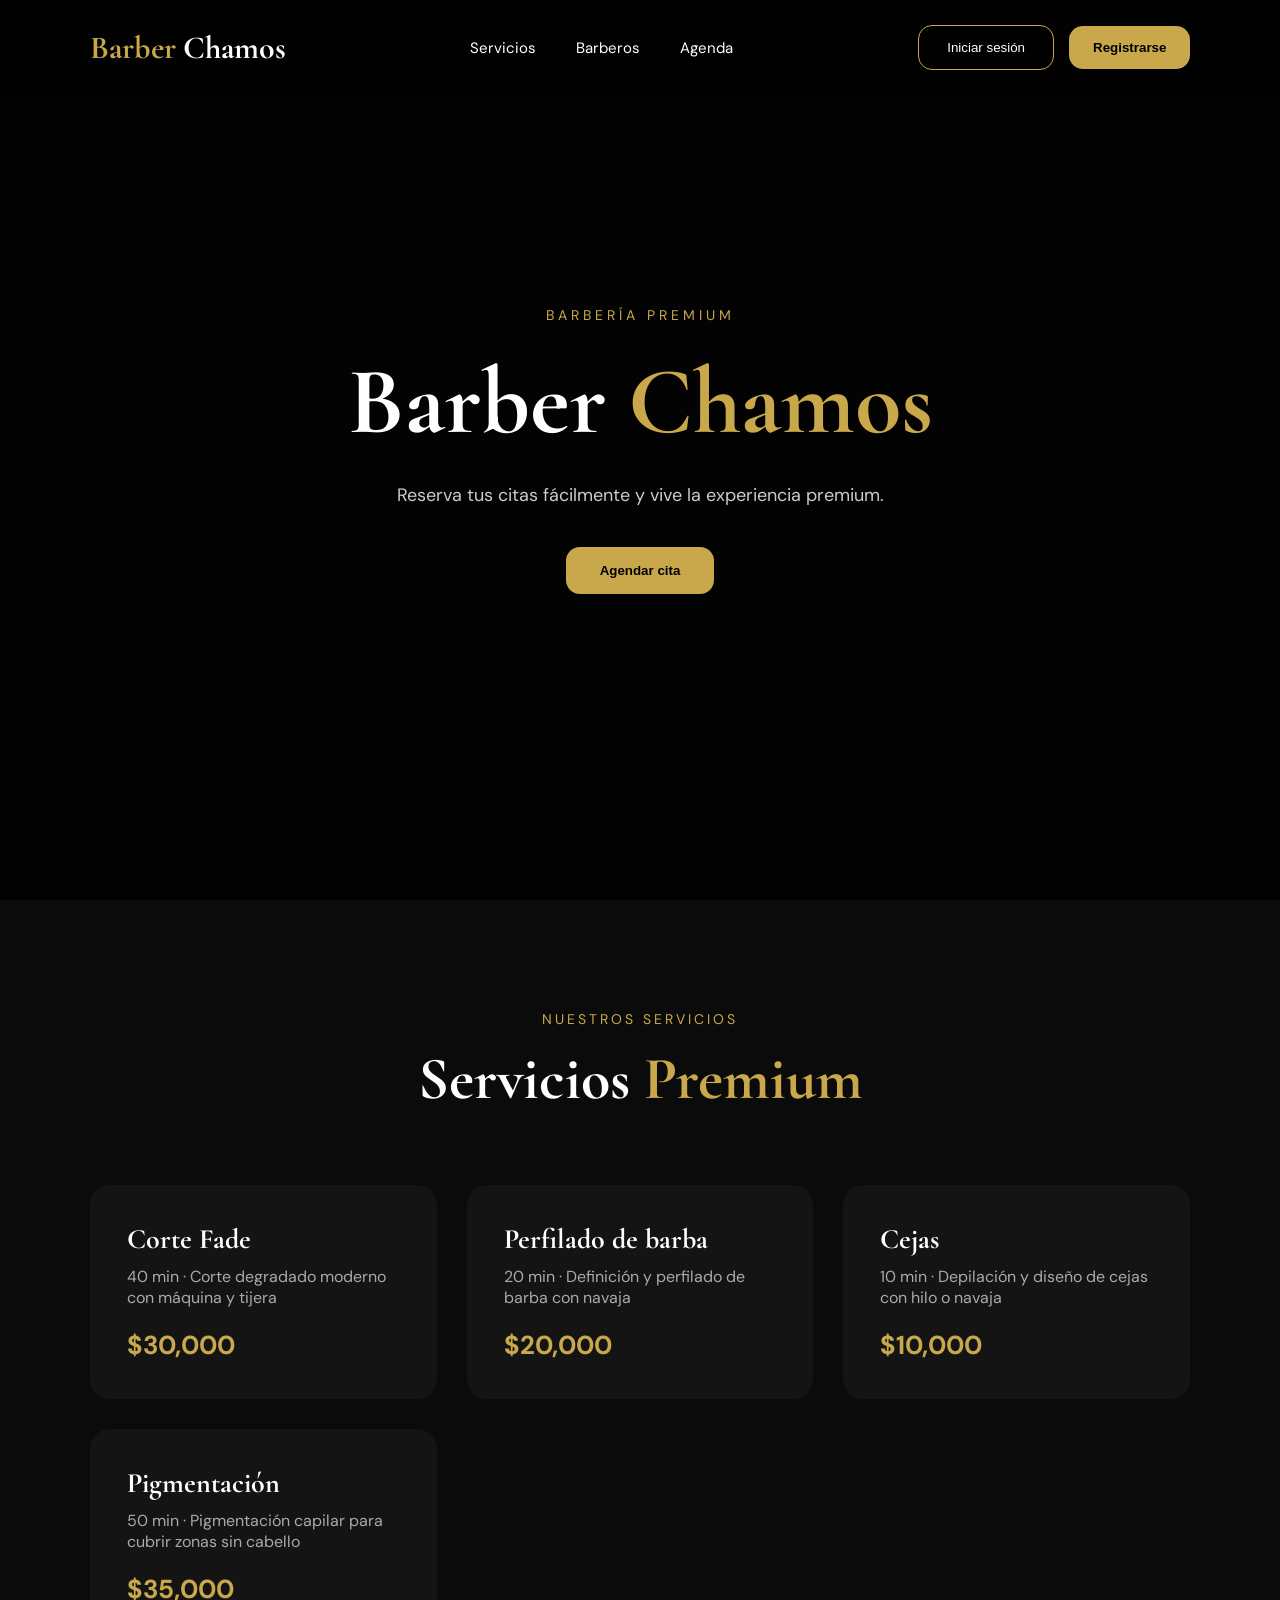
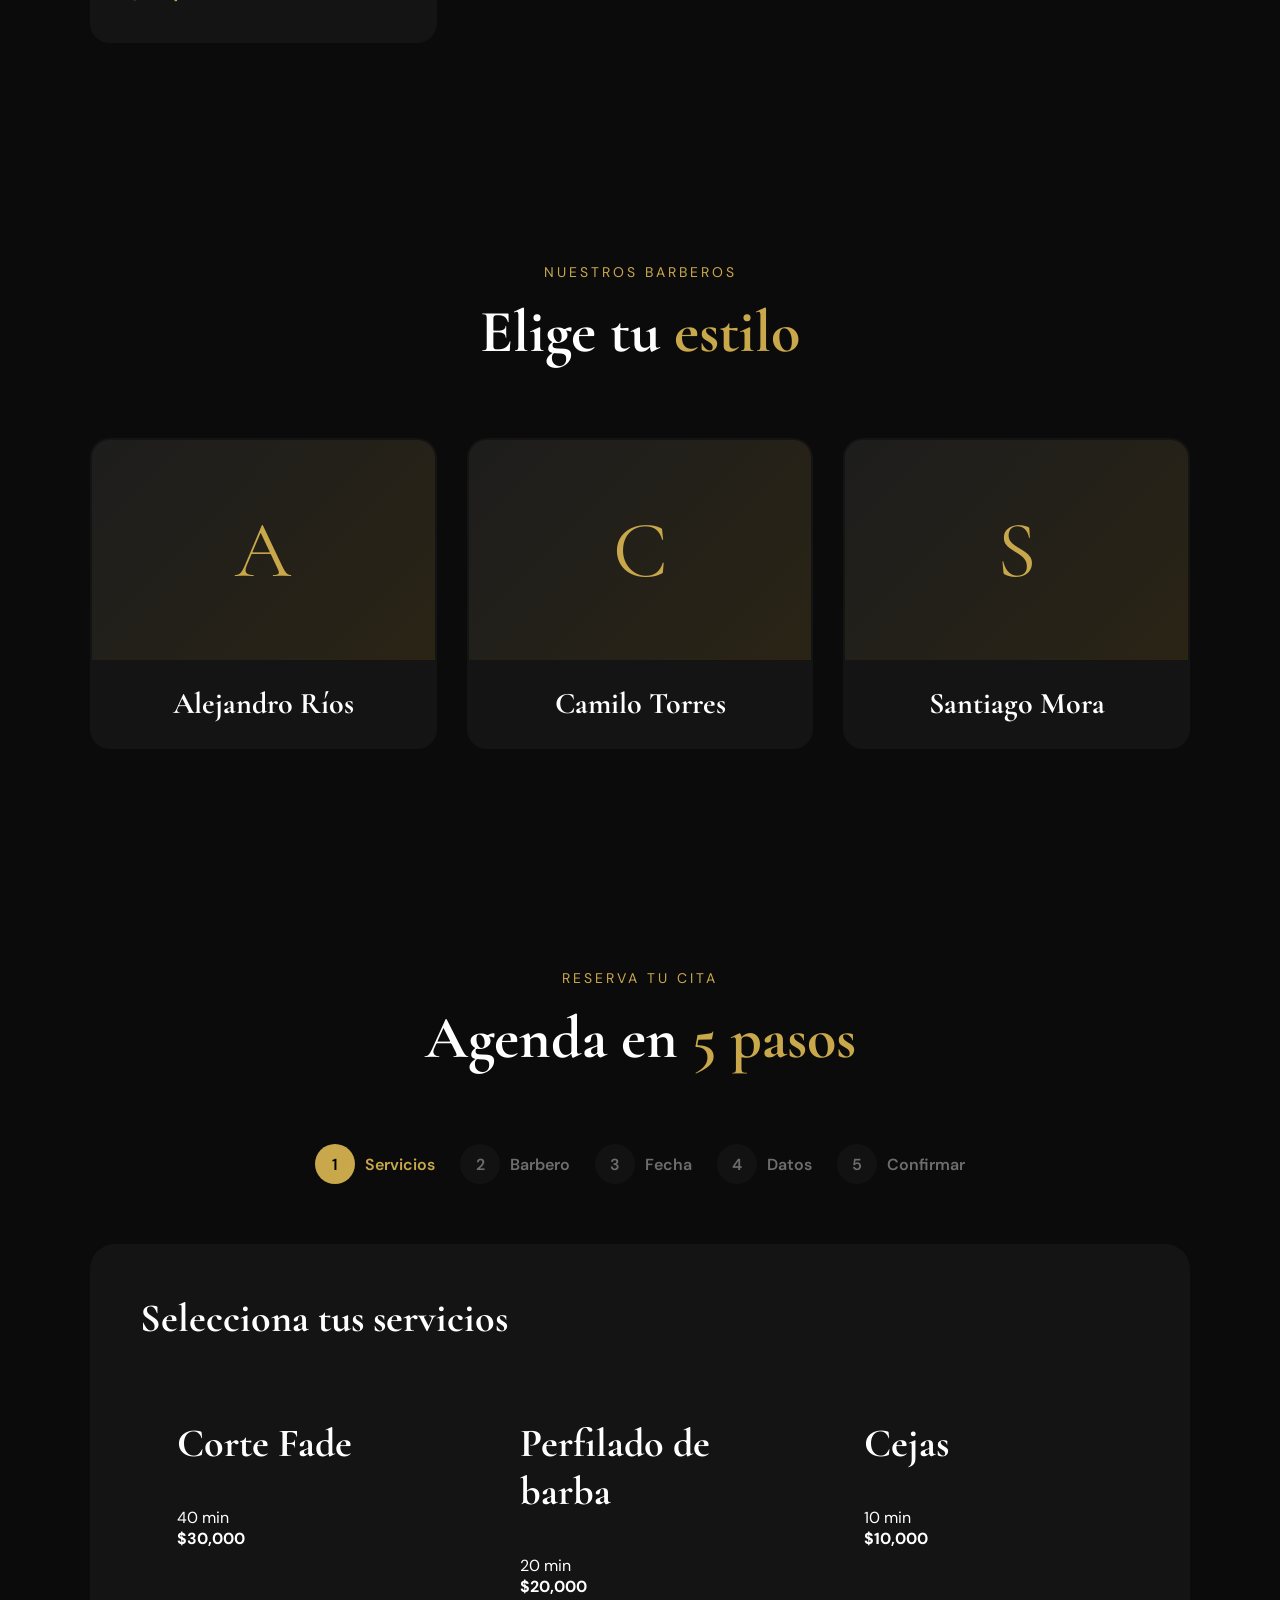
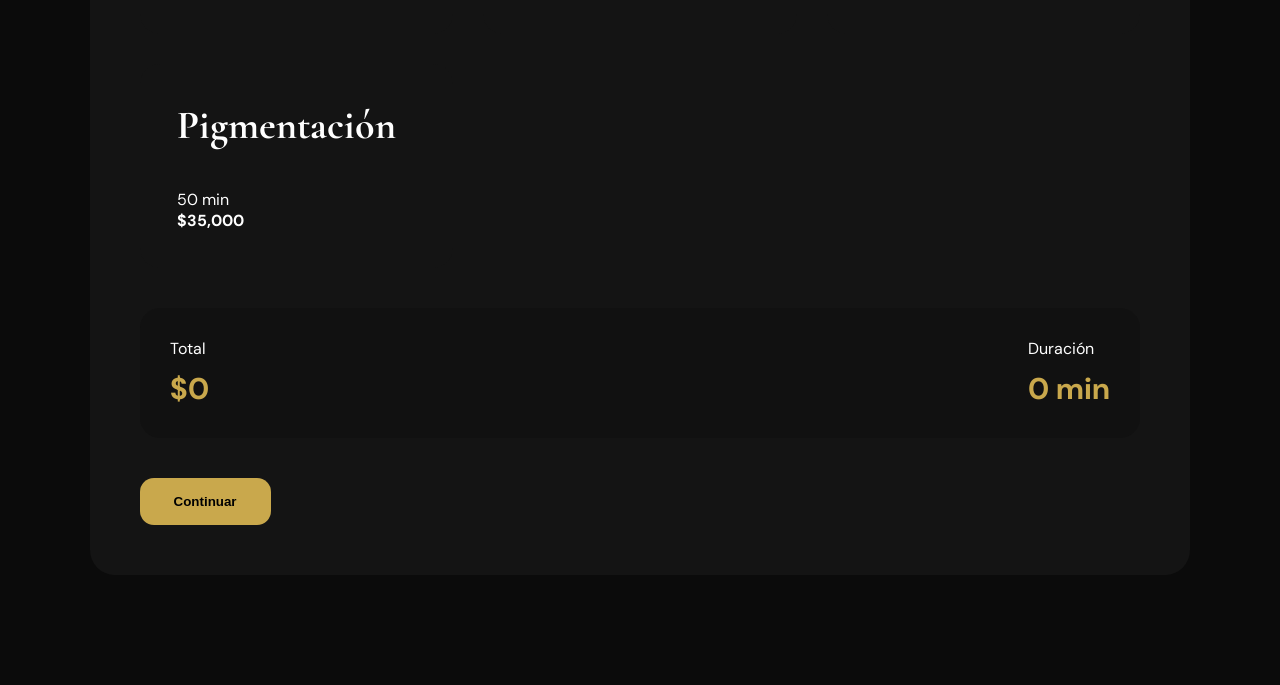
<file: index.html>
<!DOCTYPE html>
<html lang="es">
<head>
    <meta charset="UTF-8">
    <meta name="viewport"
    content="width=device-width, initial-scale=1.0">
    <title>Barber Chamos</title>
    <link rel="stylesheet" href="styles.css">
    <link href="https://fonts.googleapis.com/css2?family=Cormorant+Garamond:wght@300;400;500;600&family=DM+Sans:wght@300;400;500;700&display=swap" rel="stylesheet">
</head>
<body>
<header class="hero">
    <nav class="navbar">
        <div class="logo">
            <span>Barber</span> Chamos
        </div>
        <div class="nav-links">
            <a href="#services">
                Servicios
            </a>
            <a href="#barberos">
                Barberos
            </a>
            <a href="#agenda">
                Agenda
            </a>
        </div>
        <div class="nav-auth">
            <button
            class="btn-outline"
            onclick="openLogin()">
                Iniciar sesión
            </button>
            <button
            class="btn-primary nav-register"
            onclick="openLogin(); showRegister();">
                Registrarse
            </button>
        </div>
    </nav>
    <div class="hero-content">
        <p class="hero-mini">
            BARBERÍA PREMIUM
        </p>
        <h1>
            Barber <span>Chamos</span>
        </h1>
        <p class="hero-text">
            Reserva tus citas fácilmente
            y vive la experiencia premium.
        </p>
        <button
        class="btn-primary"
        onclick="scrollToAgenda()">
            Agendar cita
        </button>
    </div>
</header>
<section
class="services-section"
id="services">
    <div class="section-header">
        <p>
            NUESTROS SERVICIOS
        </p>
        <h2>
            Servicios <span>Premium</span>
        </h2>
    </div>
    <div
    class="services-grid"
    id="servicesContainer">
    </div>
</section>
<section
class="barbers-section"
id="barberos">
    <div class="section-header">
        <p>
            NUESTROS BARBEROS
        </p>
        <h2>
            Elige tu <span>estilo</span>
        </h2>
    </div>
    <div
    class="barbers-grid"
    id="barbersContainer">
    </div>
</section>
<section
class="agenda-section"
id="agenda">
    <div class="section-header">
        <p>
            RESERVA TU CITA
        </p>
        <h2>
            Agenda en <span>5 pasos</span>
        </h2>
    </div>
    <div class="steps-bar">
        <div class="step active">
            <span>1</span>
            Servicios
        </div>
        <div class="step">
            <span>2</span>
            Barbero
        </div>
        <div class="step">
            <span>3</span>
            Fecha
        </div>
        <div class="step">
            <span>4</span>
            Datos
        </div>
        <div class="step">
            <span>5</span>
            Confirmar
        </div>
    </div>
    <div class="agenda-container">
        <div
        class="step-panel active"
        id="step1">
            <h3>
                Selecciona tus servicios
            </h3>
            <div
            class="services-grid"
            id="bookingServices">
            </div>
            <div class="booking-summary">
                <div>
                    <p>Total</p>
                    <h4 id="totalPrice">
                        $0
                    </h4>
                </div>
                <div>
                    <p>Duración</p>
                    <h4 id="totalTime">
                        0 min
                    </h4>
                </div>
            </div>
            <button
            class="btn-primary next-btn"
            onclick="nextStep(2)">
                Continuar
            </button>
        </div>
        <div
        class="step-panel"
        id="step2">
            <h3>
                Selecciona un barbero
            </h3>
            <div
            class="barbers-grid"
            id="bookingBarbers">
            </div>
            <div class="step-actions">
                <button
                class="btn-outline"
                onclick="prevStep(1)">
                    Volver
                </button>
                <button
                class="btn-primary"
                onclick="nextStep(3)">
                    Continuar
                </button>
            </div>
        </div>
        <div
        class="step-panel"
        id="step3">
            <h3>
                Selecciona fecha y hora
            </h3>
            <div class="date-time-container">
                <div class="date-box">
                    <label>
                        Fecha
                    </label>
                    <input
                    type="date"
                    id="appointmentDate" onchange="refreshTimeSlots()">
                </div>
                <div class="time-box">
                    <label>
                        Horarios disponibles
                    </label>
                    <div
                    class="time-grid"
                    id="timeGrid">
                    </div>
                </div>
            </div>
            <div class="step-actions">
                <button
                class="btn-outline"
                onclick="prevStep(2)">
                    Volver
                </button>
                <button
                class="btn-primary"
                onclick="nextStep(4)">
                    Continuar
                </button>
            </div>
        </div>
        <div
        class="step-panel"
        id="step4">
            <h3>
                Tus datos
            </h3>
            <div class="form-grid">
                <div class="field">
                    <label>
                        Nombre completo
                    </label>
                    <input
                    type="text"
                    id="clientName">
                </div>
                <div class="field">
                    <label>
                        Correo
                    </label>
                    <input
                    type="email"
                    id="clientEmail">
                </div>
                <div class="field">
                    <label>
                        Teléfono
                    </label>
                    <input
                    type="text"
                    id="clientPhone">
                </div>
            </div>
            <div class="step-actions">
                <button
                class="btn-outline"
                onclick="prevStep(3)">
                    Volver
                </button>
                <button
                class="btn-primary"
                onclick="nextStep(5)">
                    Continuar
                </button>
            </div>
        </div>
        <div
        class="step-panel"
        id="step5">
            <h3>
                Confirmar cita
            </h3>
            <div class="summary-box">
                <div class="summary-item">
                    <span>Servicios</span>
                    <strong id="summaryServices">
                    </strong>
                </div>
                <div class="summary-item">
                    <span>Barbero</span>
                    <strong id="summaryBarber">
                    </strong>
                </div>
                <div class="summary-item">
                    <span>Fecha</span>
                    <strong id="summaryDate">
                    </strong>
                </div>
                <div class="summary-item">
                    <span>Hora</span>
                    <strong id="summaryTime">
                    </strong>
                </div>
                <div class="summary-item">
                    <span>Total</span>
                    <strong id="summaryTotal">
                    </strong>
                </div>
                <div class="summary-item">
                    <span>Duración total</span>
                    <strong id="summaryDuration">
                    </strong>
                </div>
            </div>
            <div class="step-actions">
                <button
                class="btn-outline"
                onclick="prevStep(4)">
                    Volver
                </button>
                <button
                class="btn-primary"
                onclick="confirmAppointment()">
                    Confirmar cita
                </button>
            </div>
        </div>
    </div>
</section>
<div
class="modal"
id="loginModal">
    <div class="modal-content auth-modal">
        <div class="modal-header">
            <h3 id="modalTitle">
                Iniciar sesión
            </h3>
            <button onclick="closeLogin()">
                ✕
            </button>
        </div>
        <div class="modal-body">
            <div id="loginForm">
                <div class="field">
                    <label>
                        Correo
                    </label>
                    <input
                    type="email"
                    id="loginEmail">
                </div>
                <div class="field">
                    <label>
                        Contraseña
                    </label>
                    <input
                    type="password"
                    id="loginPassword">
                </div>
                <button
                class="btn-primary full"
                onclick="login()">
                    Ingresar
                </button>
                <p class="register-text">
                    ¿No tienes cuenta?
                    <span onclick="showRegister()">
                        Registrarse
                    </span>
                </p>
            </div>
            <div
            id="registerForm"
            style="display:none;">
                <div class="field">
                    <label>
                        Nombre completo
                    </label>
                    <input
                    type="text"
                    id="registerName">
                </div>
                <div class="field">
                    <label>
                        Correo
                    </label>
                    <input
                    type="email"
                    id="registerEmail">
                </div>
                <div class="field">
                    <label>
                        Teléfono
                    </label>
                    <input
                    type="text"
                    id="registerPhone">
                </div>
                <div class="field">
                    <label>
                        Contraseña
                    </label>
                    <input
                    type="password"
                    id="registerPassword">
                </div>
                <button
                class="btn-primary full"
                onclick="register()">
                    Registrarme
                </button>
                <p class="register-text">
                    ¿Ya tienes cuenta?
                    <span onclick="showLogin()">
                        Iniciar sesión
                    </span>
                </p>
            </div>
        </div>
    </div>
</div>
<div class="custom-alert" id="customAlert"></div>
<div id="confirmModal">
  <div class="modal-content" style="max-width:400px;text-align:center;padding:40px;">
    <h4 style="font-family:'Cormorant Garamond',serif;font-size:28px;margin-bottom:12px;">¿Confirmar acción?</h4>
    <p id="confirmMsg" style="color:var(--gray);margin-bottom:30px;"></p>
    <div style="display:flex;gap:12px;justify-content:center;">
      <button class="btn-outline" id="confirmNo">Cancelar</button>
      <button class="btn-primary" id="confirmYes">Confirmar</button>
    </div>
  </div>
</div>
<script src="storage.js"></script>
<script src="app.js"></script>
<script src="auth.js"></script>
<script src="citas.js"></script>
<script>
(function(){
  const u = JSON.parse(localStorage.getItem("currentUser"));
  if(!u) return;
  const paths = { admin:"dashboard-admin.html", barbero:"dashboard-barbero.html", cliente:"dashboard-cliente.html" };
  if(paths[u.role]) window.location.href = paths[u.role];
})();
</script>
</body>
</html>
</file>
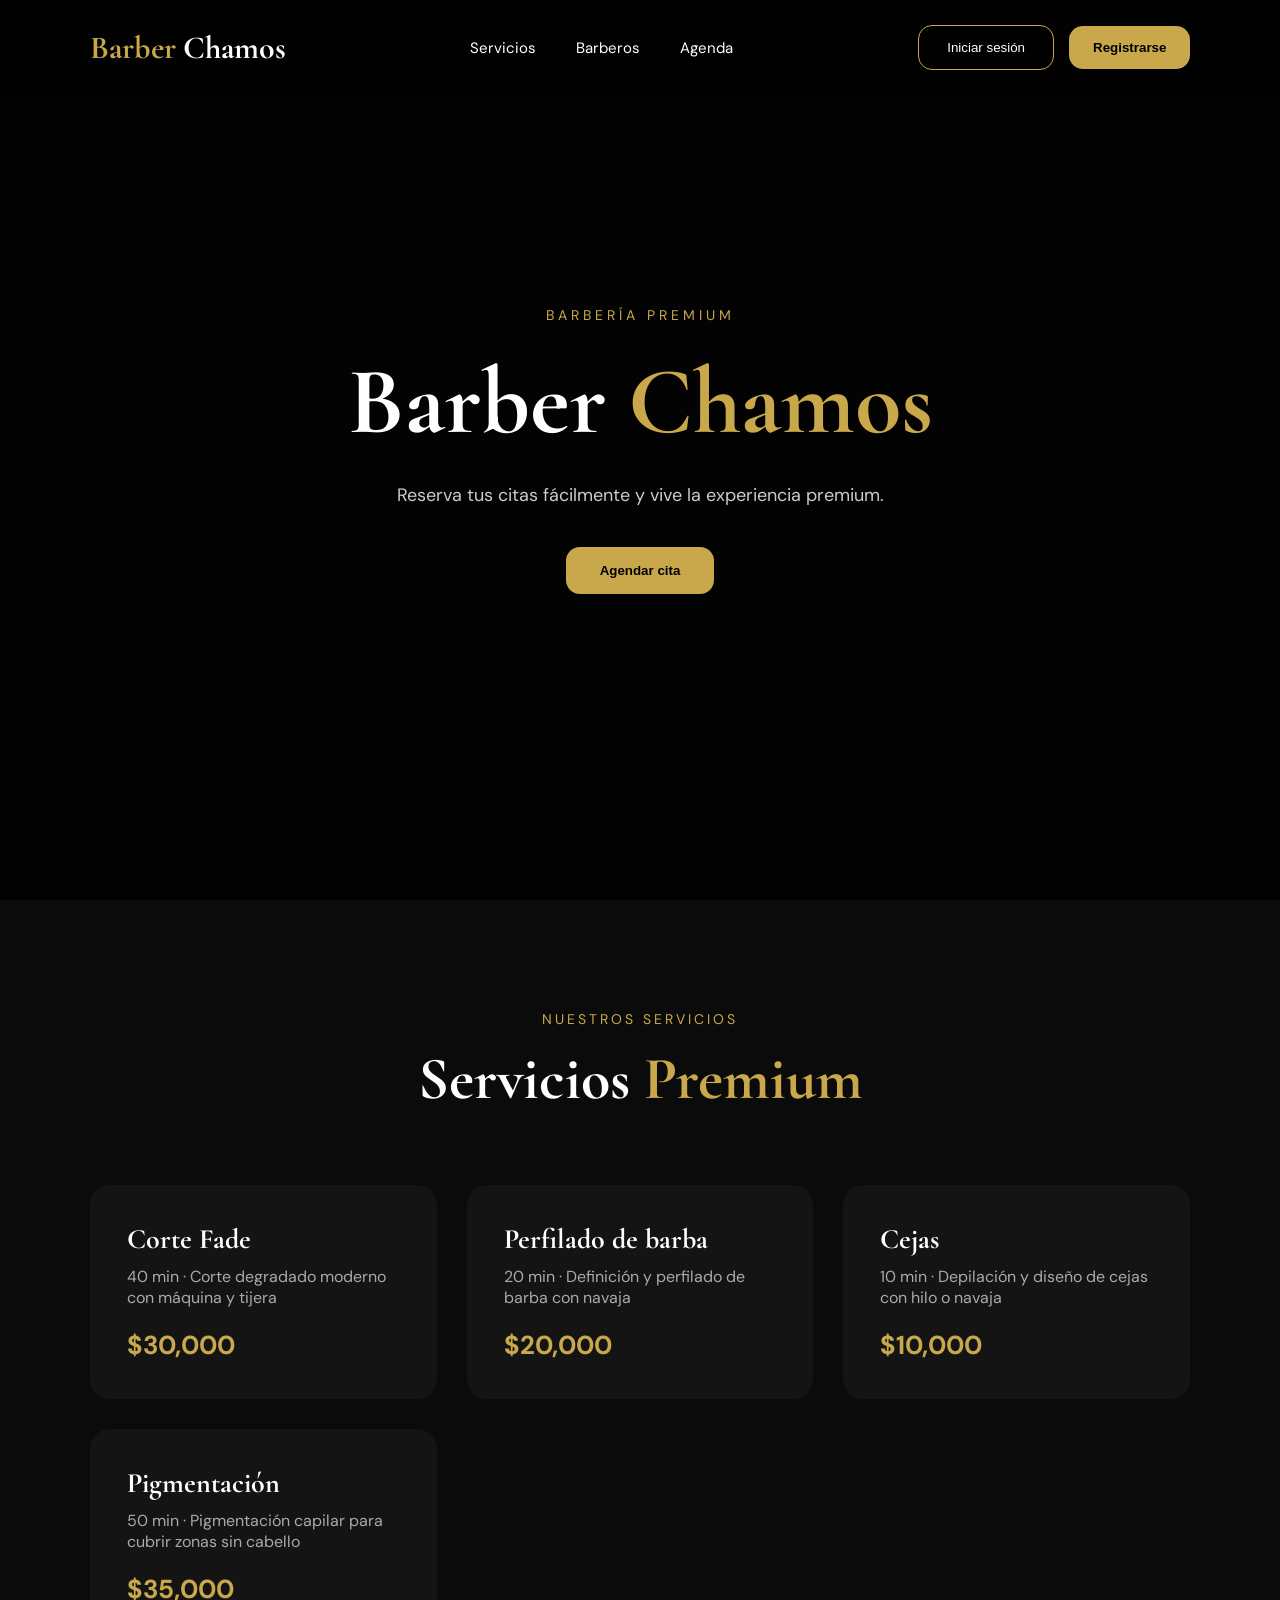
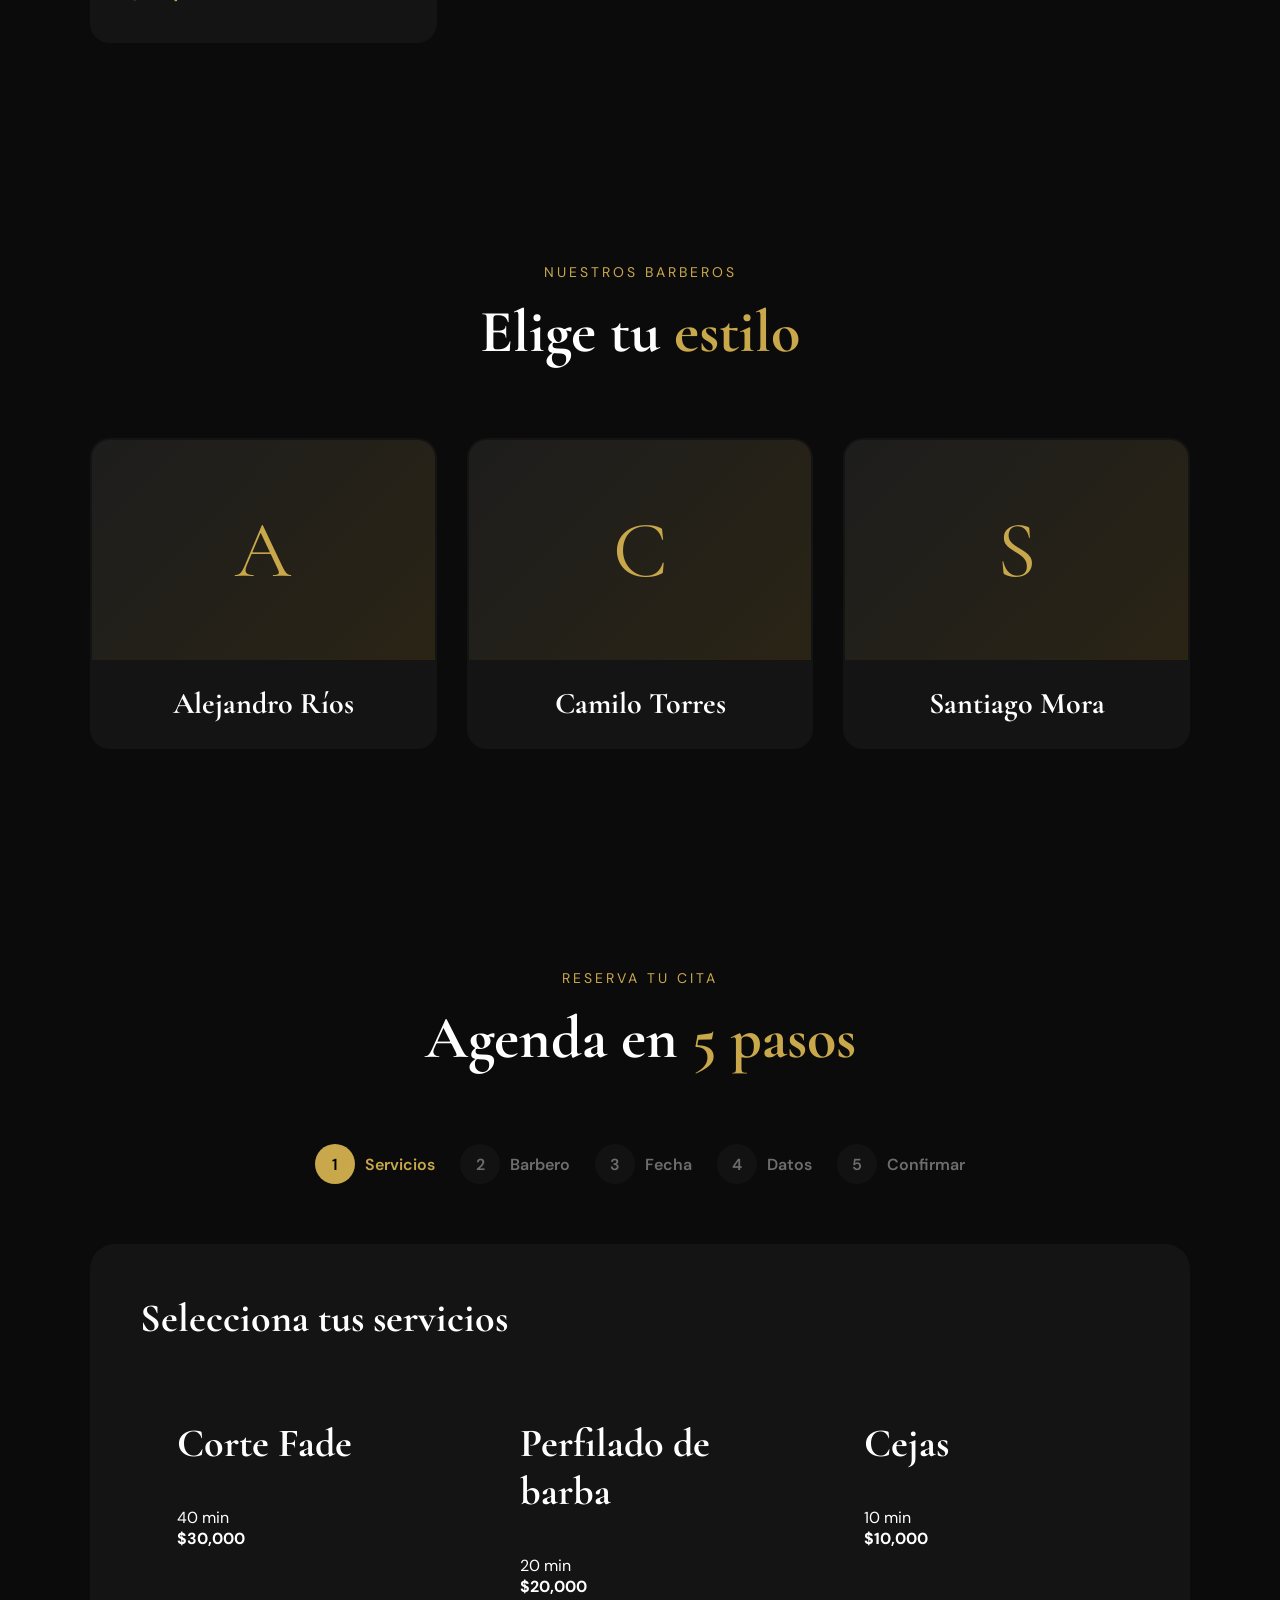
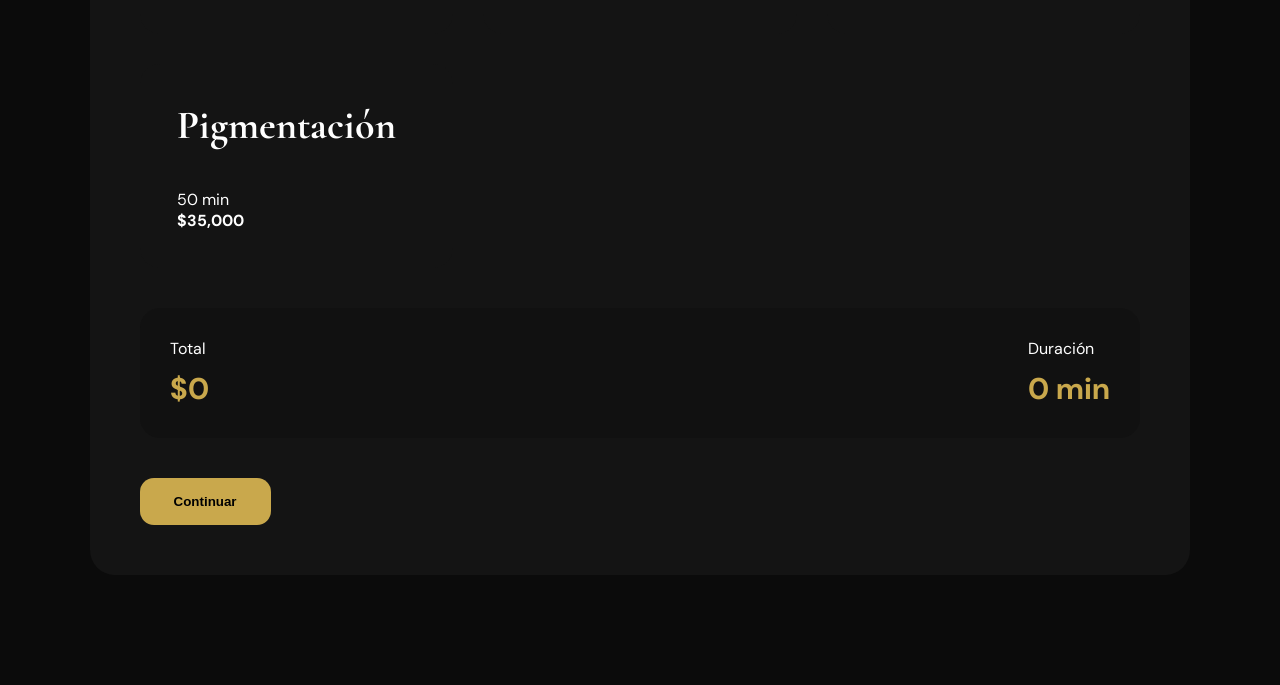
<file: dashboard-admin.html>
<!DOCTYPE html>
<html lang="es">
<head>
<meta charset="UTF-8">
<meta name="viewport" content="width=device-width, initial-scale=1.0">
<title>Admin — Barber Chamos</title>
<link rel="stylesheet" href="styles.css">
<link href="https://fonts.googleapis.com/css2?family=Cormorant+Garamond:wght@300;400;500;600&family=DM+Sans:wght@300;400;500;700&display=swap" rel="stylesheet">
</head>
<body>
<div class="dashboard-layout">
  <aside class="sidebar">
    <div class="sidebar-logo"><span>Barber</span> Chamos</div>
    <div class="sidebar-user">
      <p>ROL</p>
      <strong>Administrador</strong>
      <p id="adminName" style="color:var(--gold);margin-top:4px;font-size:14px;"></p>
    </div>
    <nav class="sidebar-nav">
      <button class="nav-item active" onclick="showPanel('overview')"><span class="icon">📊</span> Resumen</button>
      <button class="nav-item" onclick="showPanel('users')"><span class="icon">👥</span> Usuarios</button>
      <button class="nav-item" onclick="showPanel('services')"><span class="icon">✂️</span> Servicios</button>
      <button class="nav-item" onclick="showPanel('appointments')"><span class="icon">📅</span> Citas</button>
      <button class="nav-item" onclick="showPanel('availability')"><span class="icon">🕐</span> Disponibilidad</button>
      <button class="nav-item" onclick="showPanel('history')"><span class="icon">📋</span> Historial</button>
    </nav>
    <div class="sidebar-bottom">
      <button class="nav-item" onclick="doLogout()"><span class="icon">🚪</span> Cerrar sesión</button>
    </div>
  </aside>
  <main class="main-content">
    <section class="panel-section active" id="panel-overview">
      <div class="page-header">
        <h1>Panel <span>Admin</span></h1>
        <p>Gestión completa de Barber Chamos</p>
      </div>
      <div class="stats-grid">
        <div class="stat-card"><h3>TOTAL CITAS</h3><p id="statTotal">0</p></div>
        <div class="stat-card"><h3>PENDIENTES</h3><p id="statPendientes">0</p></div>
        <div class="stat-card"><h3>CONFIRMADAS</h3><p id="statConfirmadas">0</p></div>
        <div class="stat-card"><h3>CLIENTES</h3><p id="statClientes">0</p></div>
        <div class="stat-card"><h3>BARBEROS</h3><p id="statBarberos">0</p></div>
      </div>
      <div class="data-table-wrap">
        <div class="data-table-header"><h2>Citas recientes</h2></div>
        <div id="recentAppointments"></div>
      </div>
    </section>
    <section class="panel-section" id="panel-users">
      <div class="page-header">
        <h1>Gestión de <span>Usuarios</span></h1>
        <p>Registra, activa o desactiva usuarios del sistema</p>
      </div>
      <div class="filters-row">
        <input class="filter-input" type="text" id="userSearch" placeholder="Buscar por nombre o correo..." oninput="renderUsers()">
        <select class="filter-input" id="userRoleFilter" onchange="renderUsers()" style="max-width:160px;">
          <option value="">Todos los roles</option>
          <option value="admin">Admin</option>
          <option value="barbero">Barbero</option>
          <option value="cliente">Cliente</option>
        </select>
        <button class="btn-primary" style="padding:12px 22px;font-size:14px;" onclick="openUserModal()">+ Nuevo usuario</button>
      </div>
      <div class="data-table-wrap">
        <div id="usersTable"></div>
      </div>
    </section>
    <section class="panel-section" id="panel-services">
      <div class="page-header">
        <h1>Gestión de <span>Servicios</span></h1>
        <p>Crea, edita o elimina los servicios de la barbería</p>
      </div>
      <div style="margin-bottom:20px;">
        <button class="btn-primary" style="padding:12px 22px;font-size:14px;" onclick="openServiceModal()">+ Nuevo servicio</button>
      </div>
      <div class="data-table-wrap">
        <div id="servicesTable"></div>
      </div>
    </section>
    <section class="panel-section" id="panel-appointments">
      <div class="page-header">
        <h1>Gestión de <span>Citas</span></h1>
        <p>Visualiza, confirma o cancela citas</p>
      </div>
      <div class="filters-row">
        <input class="filter-input" type="date" id="apptDateFilter" onchange="renderAppointments()">
        <select class="filter-input" id="apptStatusFilter" onchange="renderAppointments()" style="max-width:160px;">
          <option value="">Todos los estados</option>
          <option value="pendiente">Pendiente</option>
          <option value="confirmada">Confirmada</option>
          <option value="completada">Completada</option>
          <option value="cancelada">Cancelada</option>
        </select>
        <button class="btn-sm btn-sm-outline" onclick="document.getElementById('apptDateFilter').value='';document.getElementById('apptStatusFilter').value='';renderAppointments()">Limpiar</button>
      </div>
      <div class="data-table-wrap">
        <div id="appointmentsTable"></div>
      </div>
    </section>
    <section class="panel-section" id="panel-availability">
      <div class="page-header">
        <h1>Disponibilidad de <span>Barberos</span></h1>
        <p>Bloquea u habilita horarios por barbero y fecha</p>
      </div>
      <div class="data-table-wrap" style="padding:30px;">
        <div class="filters-row" style="margin-bottom:25px;">
          <div class="field" style="flex:1;">
            <label style="font-size:13px;color:var(--gray);margin-bottom:8px;display:block;">BARBERO</label>
            <select class="filter-input" id="availBarber" onchange="renderAvailability()" style="max-width:220px;">
              <option value="">Selecciona barbero</option>
            </select>
          </div>
          <div class="field">
            <label style="font-size:13px;color:var(--gray);margin-bottom:8px;display:block;">FECHA</label>
            <input class="filter-input" type="date" id="availDate" onchange="renderAvailability()">
          </div>
        </div>
        <div id="availSlots"></div>
      </div>
    </section>
    <section class="panel-section" id="panel-history">
      <div class="page-header">
        <h1>Historial de <span>Clientes</span></h1>
        <p>Consulta el historial de citas por cliente</p>
      </div>
      <div class="filters-row">
        <input class="filter-input" type="text" id="historySearch" placeholder="Buscar cliente por nombre o correo..." oninput="renderHistory()" style="max-width:360px;">
      </div>
      <div id="historyContainer"></div>
    </section>
  </main>
</div>
<div class="custom-alert" id="customAlert"></div>
<div id="confirmModal">
  <div class="modal-content" style="max-width:400px;text-align:center;padding:40px;">
    <h4 style="font-family:'Cormorant Garamond',serif;font-size:28px;margin-bottom:12px;">¿Confirmar acción?</h4>
    <p id="confirmMsg" style="color:var(--gray);margin-bottom:30px;"></p>
    <div style="display:flex;gap:12px;justify-content:center;">
      <button class="btn-outline" id="confirmNo">Cancelar</button>
      <button class="btn-primary" id="confirmYes">Confirmar</button>
    </div>
  </div>
</div>
<div class="dash-modal" id="userModal">
  <div class="dash-modal-content">
    <div class="dash-modal-header">
      <h3 id="userModalTitle">Nuevo Usuario</h3>
      <button class="dash-modal-close" onclick="closeUserModal()">✕</button>
    </div>
    <input type="hidden" id="userModalId">
    <div class="form-row">
      <div class="field full">
        <label>Nombre completo</label>
        <input type="text" id="uName">
      </div>
      <div class="field">
        <label>Correo electrónico</label>
        <input type="email" id="uEmail">
      </div>
      <div class="field">
        <label>Teléfono</label>
        <input type="text" id="uPhone">
      </div>
      <div class="field">
        <label>Contraseña</label>
        <input type="password" id="uPassword" placeholder="Mínimo 6 caracteres">
      </div>
      <div class="field">
        <label>Rol</label>
        <select id="uRole">
          <option value="cliente">Cliente</option>
          <option value="barbero">Barbero</option>
          <option value="admin">Administrador</option>
        </select>
      </div>
    </div>
    <div class="modal-actions">
      <button class="btn-outline" onclick="closeUserModal()">Cancelar</button>
      <button class="btn-primary" onclick="saveUser()">Guardar</button>
    </div>
  </div>
</div>
<div class="dash-modal" id="serviceModal">
  <div class="dash-modal-content">
    <div class="dash-modal-header">
      <h3 id="serviceModalTitle">Nuevo Servicio</h3>
      <button class="dash-modal-close" onclick="closeServiceModal()">✕</button>
    </div>
    <input type="hidden" id="serviceModalId">
    <div class="form-row">
      <div class="field full">
        <label>Nombre del servicio</label>
        <input type="text" id="sNombre">
      </div>
      <div class="field full">
        <label>Descripción</label>
        <textarea id="sDesc" rows="2"></textarea>
      </div>
      <div class="field">
        <label>Precio (COP)</label>
        <input type="number" id="sPrecio" min="0">
      </div>
      <div class="field">
        <label>Duración (minutos)</label>
        <input type="number" id="sTiempo" min="5">
      </div>
    </div>
    <div class="modal-actions">
      <button class="btn-outline" onclick="closeServiceModal()">Cancelar</button>
      <button class="btn-primary" onclick="saveService()">Guardar</button>
    </div>
  </div>
</div>
<div class="dash-modal" id="apptModal">
  <div class="dash-modal-content">
    <div class="dash-modal-header">
      <h3>Modificar Cita</h3>
      <button class="dash-modal-close" onclick="closeApptModal()">✕</button>
    </div>
    <input type="hidden" id="apptModalId">
    <div class="form-row">
      <div class="field">
        <label>Fecha</label>
        <input type="date" id="apptNewDate">
      </div>
      <div class="field">
        <label>Hora</label>
        <select id="apptNewTime">
          <option>8:00 AM</option><option>9:00 AM</option><option>10:00 AM</option>
          <option>11:00 AM</option><option>1:00 PM</option><option>2:00 PM</option>
          <option>3:00 PM</option><option>4:00 PM</option><option>5:00 PM</option>
        </select>
      </div>
      <div class="field">
        <label>Estado</label>
        <select id="apptNewStatus">
          <option value="pendiente">Pendiente</option>
          <option value="confirmada">Confirmada</option>
          <option value="completada">Completada</option>
          <option value="cancelada">Cancelada</option>
        </select>
      </div>
    </div>
    <div class="modal-actions">
      <button class="btn-outline" onclick="closeApptModal()">Cancelar</button>
      <button class="btn-primary" onclick="saveApptEdit()">Guardar cambios</button>
    </div>
  </div>
</div>
<script src="storage.js"></script>
<script>
const currentUser = JSON.parse(localStorage.getItem("currentUser"));
if(!currentUser || currentUser.role !== "admin"){
  window.location.href = "index.html";
}
document.getElementById("adminName").textContent = currentUser.name;
function showPanel(name){
  document.querySelectorAll(".panel-section").forEach(s=>s.classList.remove("active"));
  document.querySelectorAll(".nav-item").forEach(b=>b.classList.remove("active"));
  document.getElementById("panel-"+name).classList.add("active");
  event.currentTarget.classList.add("active");
  if(name==="overview") loadOverview();
  if(name==="users") renderUsers();
  if(name==="services") renderServices();
  if(name==="appointments") renderAppointments();
  if(name==="availability") initAvailability();
  if(name==="history") renderHistory();
}
function loadOverview(){
  const apps   = getAppointments();
  const users  = getAllUsers();
  document.getElementById("statTotal").textContent       = apps.length;
  document.getElementById("statPendientes").textContent  = apps.filter(a=>a.status==="pendiente").length;
  document.getElementById("statConfirmadas").textContent = apps.filter(a=>a.status==="confirmada").length;
  document.getElementById("statClientes").textContent    = users.filter(u=>u.role==="cliente").length;
  document.getElementById("statBarberos").textContent    = users.filter(u=>u.role==="barbero").length;
  const recent = [...apps].sort((a,b)=>new Date(b.createdAt)-new Date(a.createdAt)).slice(0,8);
  const el = document.getElementById("recentAppointments");
  if(!recent.length){ el.innerHTML=`<div class="empty-state"><p>Sin citas registradas.</p></div>`; return; }
  el.innerHTML = `<table><thead><tr><th>CLIENTE</th><th>BARBERO</th><th>SERVICIOS</th><th>FECHA</th><th>HORA</th><th>ESTADO</th></tr></thead><tbody>
    ${recent.map(a=>`<tr>
      <td>${a.userName}</td><td>${a.barberName}</td>
      <td>${Array.isArray(a.services)?a.services.join(", "):a.services}</td>
      <td>${a.date}</td><td>${a.time}</td>
      <td><span class="status-badge status-${a.status}">${a.status}</span></td>
    </tr>`).join("")}
  </tbody></table>`;
}
function renderUsers(){
  const search = document.getElementById("userSearch").value.toLowerCase();
  const role   = document.getElementById("userRoleFilter").value;
  let users = getAllUsers().filter(u=>{
    const matchSearch = u.name.toLowerCase().includes(search) || u.email.toLowerCase().includes(search);
    const matchRole   = !role || u.role === role;
    return matchSearch && matchRole;
  });
  const el = document.getElementById("usersTable");
  if(!users.length){ el.innerHTML=`<div class="empty-state"><p>No se encontraron usuarios.</p></div>`; return; }
  el.innerHTML = `<table><thead><tr><th>NOMBRE</th><th>CORREO</th><th>TELÉFONO</th><th>ROL</th><th>ESTADO</th><th>ACCIONES</th></tr></thead><tbody>
    ${users.map(u=>`<tr>
      <td>${u.name}</td>
      <td>${u.email}</td>
      <td>${u.phone||"—"}</td>
      <td><span class="role-badge role-${u.role}">${u.role}</span></td>
      <td>${u.active?'<span class="active-badge">Activo</span>':'<span class="inactive-badge">Inactivo</span>'}</td>
      <td><div class="table-actions">
        <button class="btn-sm btn-sm-gold" onclick="openUserModal(${u.id})">Editar</button>
        <button class="btn-sm btn-sm-outline" onclick="toggleUser(${u.id})">${u.active?"Desactivar":"Activar"}</button>
        ${u.id!==currentUser.id?`<button class="btn-sm btn-sm-danger" onclick="deleteUser(${u.id})">Eliminar</button>`:""}
      </div></td>
    </tr>`).join("")}
  </tbody></table>`;
}
function openUserModal(id){
  document.getElementById("userModal").classList.add("open");
  if(id){
    const u = getAllUsers().find(u=>u.id===id);
    document.getElementById("userModalTitle").textContent = "Editar Usuario";
    document.getElementById("userModalId").value  = u.id;
    document.getElementById("uName").value         = u.name;
    document.getElementById("uEmail").value        = u.email;
    document.getElementById("uPhone").value        = u.phone||"";
    document.getElementById("uPassword").value     = u.password;
    document.getElementById("uRole").value         = u.role;
  } else {
    document.getElementById("userModalTitle").textContent = "Nuevo Usuario";
    document.getElementById("userModalId").value = "";
    ["uName","uEmail","uPhone","uPassword"].forEach(f=>document.getElementById(f).value="");
    document.getElementById("uRole").value = "cliente";
  }
}
function closeUserModal(){ document.getElementById("userModal").classList.remove("open"); }
function saveUser(){
  const id       = document.getElementById("userModalId").value;
  const name     = document.getElementById("uName").value.trim();
  const email    = document.getElementById("uEmail").value.trim();
  const phone    = document.getElementById("uPhone").value.trim();
  const password = document.getElementById("uPassword").value;
  const role     = document.getElementById("uRole").value;
  if(!name||!email||!password){ showAlert("Completa todos los campos obligatorios","error"); return; }
  let users = getAllUsers();
  if(id){
    const idx = users.findIndex(u=>u.id==id);
    users[idx] = {...users[idx], name, email, phone, password, role};
    showAlert("Usuario actualizado correctamente");
  } else {
    if(users.find(u=>u.email===email)){ showAlert("El correo ya está registrado","error"); return; }
    users.push({ id:Date.now(), name, email, phone, password, role, active:true, createdAt:new Date().toISOString() });
    showAlert("Usuario creado correctamente");
  }
  saveUsers(users);
  closeUserModal();
  renderUsers();
  loadOverview();
}
function toggleUser(id){
  let users = getAllUsers();
  const u = users.find(u=>u.id===id);
  const msg = u.active ? `¿Desactivar a <strong>${u.name}</strong>?` : `¿Activar a <strong>${u.name}</strong>?`;
  showConfirm(msg, ()=>{
    users = getAllUsers();
    const idx = users.findIndex(u=>u.id===id);
    users[idx].active = !users[idx].active;
    saveUsers(users);
    showAlert(`Usuario ${users[idx].active?"activado":"desactivado"}`);
    renderUsers(); loadOverview();
  });
}
function deleteUser(id){
  const u = getAllUsers().find(u=>u.id===id);
  showConfirm(`¿Eliminar permanentemente a <strong>${u.name}</strong>?`, ()=>{
    saveUsers(getAllUsers().filter(u=>u.id!==id));
    showAlert("Usuario eliminado");
    renderUsers(); loadOverview();
  });
}
function renderServices(){
  const svcs = getServices();
  const el = document.getElementById("servicesTable");
  if(!svcs.length){ el.innerHTML=`<div class="empty-state"><p>No hay servicios registrados.</p></div>`; return; }
  el.innerHTML = `<table><thead><tr><th>NOMBRE</th><th>DESCRIPCIÓN</th><th>PRECIO</th><th>DURACIÓN</th><th>ACCIONES</th></tr></thead><tbody>
    ${svcs.map(s=>`<tr>
      <td>${s.nombre}</td>
      <td>${s.descripcion||"—"}</td>
      <td>$${s.precio.toLocaleString()}</td>
      <td>${s.tiempo} min</td>
      <td><div class="table-actions">
        <button class="btn-sm btn-sm-gold" onclick="openServiceModal(${s.id})">Editar</button>
        <button class="btn-sm btn-sm-danger" onclick="deleteService(${s.id})">Eliminar</button>
      </div></td>
    </tr>`).join("")}
  </tbody></table>`;
}
function openServiceModal(id){
  document.getElementById("serviceModal").classList.add("open");
  if(id){
    const s = getServices().find(s=>s.id===id);
    document.getElementById("serviceModalTitle").textContent = "Editar Servicio";
    document.getElementById("serviceModalId").value = s.id;
    document.getElementById("sNombre").value = s.nombre;
    document.getElementById("sDesc").value   = s.descripcion||"";
    document.getElementById("sPrecio").value = s.precio;
    document.getElementById("sTiempo").value = s.tiempo;
  } else {
    document.getElementById("serviceModalTitle").textContent = "Nuevo Servicio";
    document.getElementById("serviceModalId").value = "";
    ["sNombre","sDesc","sPrecio","sTiempo"].forEach(f=>document.getElementById(f).value="");
  }
}
function closeServiceModal(){ document.getElementById("serviceModal").classList.remove("open"); }
function saveService(){
  const id     = document.getElementById("serviceModalId").value;
  const nombre = document.getElementById("sNombre").value.trim();
  const desc   = document.getElementById("sDesc").value.trim();
  const precio = parseInt(document.getElementById("sPrecio").value);
  const tiempo = parseInt(document.getElementById("sTiempo").value);
  if(!nombre||!precio||!tiempo){ showAlert("Completa todos los campos","error"); return; }
  if(precio<0||tiempo<1){ showAlert("Valores inválidos","error"); return; }
  let svcs = getServices();
  if(id){
    const idx = svcs.findIndex(s=>s.id==id);
    svcs[idx] = {...svcs[idx], nombre, descripcion:desc, precio, tiempo};
    showAlert("Servicio actualizado");
  } else {
    svcs.push({ id:Date.now(), nombre, descripcion:desc, precio, tiempo });
    showAlert("Servicio creado");
  }
  saveServices(svcs);
  closeServiceModal();
  renderServices();
}
function deleteService(id){
  const s = getServices().find(s=>s.id===id);
  showConfirm(`¿Eliminar el servicio <strong>${s.nombre}</strong>?`, ()=>{
    saveServices(getServices().filter(s=>s.id!==id));
    showAlert("Servicio eliminado");
    renderServices();
  });
}
function renderAppointments(){
  const dateF   = document.getElementById("apptDateFilter").value;
  const statusF = document.getElementById("apptStatusFilter").value;
  let apps = getAppointments().filter(a=>{
    return (!dateF||a.date===dateF) && (!statusF||a.status===statusF);
  }).sort((a,b)=>new Date(b.createdAt)-new Date(a.createdAt));
  const el = document.getElementById("appointmentsTable");
  if(!apps.length){ el.innerHTML=`<div class="empty-state"><p>No hay citas con esos filtros.</p></div>`; return; }
  el.innerHTML = `<table><thead><tr><th>CLIENTE</th><th>BARBERO</th><th>SERVICIOS</th><th>FECHA</th><th>HORA</th><th>TOTAL</th><th>ESTADO</th><th>ACCIONES</th></tr></thead><tbody>
    ${apps.map(a=>`<tr>
      <td>${a.userName}</td><td>${a.barberName}</td>
      <td>${Array.isArray(a.services)?a.services.join(", "):a.services}</td>
      <td>${a.date}</td><td>${a.time}</td>
      <td>$${a.total.toLocaleString()}</td>
      <td><span class="status-badge status-${a.status}">${a.status}</span></td>
      <td><div class="table-actions">
        ${a.status==="pendiente"?`<button class="btn-sm btn-sm-gold" onclick="confirmAppt(${a.id})">Confirmar</button>`:""}
        ${(a.status==="pendiente"||a.status==="confirmada")?`<button class="btn-sm btn-sm-outline" onclick="openApptModal(${a.id})">Editar</button><button class="btn-sm btn-sm-danger" onclick="cancelAppt(${a.id})">Cancelar</button>`:""}
      </div></td>
    </tr>`).join("")}
  </tbody></table>`;
}
function confirmAppt(id){
  let apps = getAppointments();
  const idx = apps.findIndex(a=>a.id===id);
  if(apps[idx].status!=="pendiente"){ showAlert("Esta cita ya fue procesada","error"); return; }
  apps[idx].status = "confirmada";
  saveAppointments(apps);
  showAlert("Cita confirmada");
  renderAppointments(); loadOverview();
}
function cancelAppt(id){
  showConfirm("¿Cancelar esta cita?", ()=>{
    let apps = getAppointments();
    const idx = apps.findIndex(a=>a.id===id);
    if(apps[idx].status==="completada"){ showAlert("No se puede cancelar una cita ya atendida","error"); return; }
    apps[idx].status = "cancelada";
    saveAppointments(apps);
    showAlert("Cita cancelada");
    renderAppointments(); loadOverview();
  });
}
function openApptModal(id){
  const a = getAppointments().find(a=>a.id===id);
  document.getElementById("apptModal").classList.add("open");
  document.getElementById("apptModalId").value = id;
  document.getElementById("apptNewDate").value   = a.date;
  document.getElementById("apptNewTime").value   = a.time;
  document.getElementById("apptNewStatus").value = a.status;
}
function closeApptModal(){ document.getElementById("apptModal").classList.remove("open"); }
function saveApptEdit(){
  const id     = parseInt(document.getElementById("apptModalId").value);
  const date   = document.getElementById("apptNewDate").value;
  const time   = document.getElementById("apptNewTime").value;
  const status = document.getElementById("apptNewStatus").value;
  if(!date){ showAlert("Selecciona una fecha","error"); return; }
  let apps = getAppointments();
  const idx = apps.findIndex(a=>a.id===id);
  // Check availability if date/time changed
  if(apps[idx].date!==date || apps[idx].time!==time){
    if(!isSlotAvailable(apps[idx].barberId, date, time) && !(apps[idx].date===date && apps[idx].time===time)){
      showAlert("Ese horario no está disponible","error"); return;
    }
  }
  apps[idx].date = date;
  apps[idx].time = time;
  apps[idx].status = status;
  saveAppointments(apps);
  showAlert("Cita actualizada");
  closeApptModal();
  renderAppointments(); loadOverview();
}
const TIMES = ["8:00 AM","9:00 AM","10:00 AM","11:00 AM","1:00 PM","2:00 PM","3:00 PM","4:00 PM","5:00 PM"];
function initAvailability(){
  const sel = document.getElementById("availBarber");
  sel.innerHTML = `<option value="">Selecciona barbero</option>`;
  getBarbers().forEach(b=>{ sel.innerHTML += `<option value="${b.id}">${b.name}</option>`; });
  renderAvailability();
}
function renderAvailability(){
  const barberId = document.getElementById("availBarber").value;
  const date     = document.getElementById("availDate").value;
  const el       = document.getElementById("availSlots");
  if(!barberId||!date){ el.innerHTML=`<p style="color:var(--gray)">Selecciona un barbero y una fecha para gestionar horarios.</p>`; return; }
  el.innerHTML = `<h4 style="margin-bottom:15px;font-family:'Cormorant Garamond',serif;font-size:22px;">Horarios del ${date}</h4>
  <div class="avail-grid">
    ${TIMES.map(t=>{
      const blocked = !isSlotAvailable(parseInt(barberId), date, t);
      return `<div class="avail-slot ${blocked?"blocked":"available"}" onclick="toggleSlot('${date}','${t}',${barberId})">
        ${t}<br><small>${blocked?"🔒 Bloqueado":"✓ Libre"}</small>
      </div>`;
    }).join("")}
  </div>`;
}
function toggleSlot(date, time, barberId){
  barberId = parseInt(barberId);
  let blocked = getBlockedSlots();
  const idx = blocked.findIndex(b=>b.barberId===barberId&&b.date===date&&b.time===time);
  // Also check if there's an appointment (can't unblock an appointment slot)
  const apps = getAppointments();
  const hasAppt = apps.some(a=>a.barberId===barberId&&a.date===date&&a.time===time&&(a.status==="pendiente"||a.status==="confirmada"));
  if(hasAppt){ showAlert("Este slot tiene una cita activa, cancela la cita primero","error"); return; }
  if(idx>=0){ blocked.splice(idx,1); showAlert("Horario habilitado"); }
  else { blocked.push({barberId, date, time}); showAlert("Horario bloqueado"); }
  saveBlockedSlots(blocked);
  renderAvailability();
}
function renderHistory(){
  const q = document.getElementById("historySearch").value.toLowerCase();
  const apps = getAppointments();
  const el   = document.getElementById("historyContainer");
  const clients = {};
  apps.forEach(a=>{
    if(!clients[a.userId]) clients[a.userId] = { name:a.userName, email:a.userEmail, apps:[] };
    clients[a.userId].apps.push(a);
  });
  let filtered = Object.values(clients).filter(c=>
    !q || c.name.toLowerCase().includes(q) || c.email.toLowerCase().includes(q)
  );
  if(!filtered.length){ el.innerHTML=`<div class="empty-state"><p>No se encontraron clientes con historial.</p></div>`; return; }
  el.innerHTML = filtered.map(c=>{
    const sorted = [...c.apps].sort((a,b)=>new Date(b.createdAt)-new Date(a.createdAt));
    return `<div class="history-card">
      <h4>${c.name}</h4>
      <div class="history-card-meta">
        <span>📧 ${c.email}</span>
        <span>📅 ${c.apps.length} cita(s)</span>
        <span>💰 Total: $${c.apps.reduce((s,a)=>s+a.total,0).toLocaleString()}</span>
      </div>
      <table style="width:100%;font-size:13px;"><thead><tr>
        <th style="padding:8px 10px;">FECHA</th><th style="padding:8px 10px;">HORA</th>
        <th style="padding:8px 10px;">BARBERO</th><th style="padding:8px 10px;">SERVICIOS</th>
        <th style="padding:8px 10px;">ESTADO</th><th style="padding:8px 10px;">TOTAL</th>
      </tr></thead><tbody>
        ${sorted.map(a=>`<tr>
          <td style="padding:8px 10px;">${a.date}</td>
          <td style="padding:8px 10px;">${a.time}</td>
          <td style="padding:8px 10px;">${a.barberName}</td>
          <td style="padding:8px 10px;">${Array.isArray(a.services)?a.services.join(", "):a.services}</td>
          <td style="padding:8px 10px;"><span class="status-badge status-${a.status}">${a.status}</span></td>
          <td style="padding:8px 10px;">$${a.total.toLocaleString()}</td>
        </tr>`).join("")}
      </tbody></table>
    </div>`;
  }).join("");
}
function doLogout(){
  localStorage.removeItem("currentUser");
  window.location.href = "index.html";
}
loadOverview();
</script>
</body>
</html>
</file>
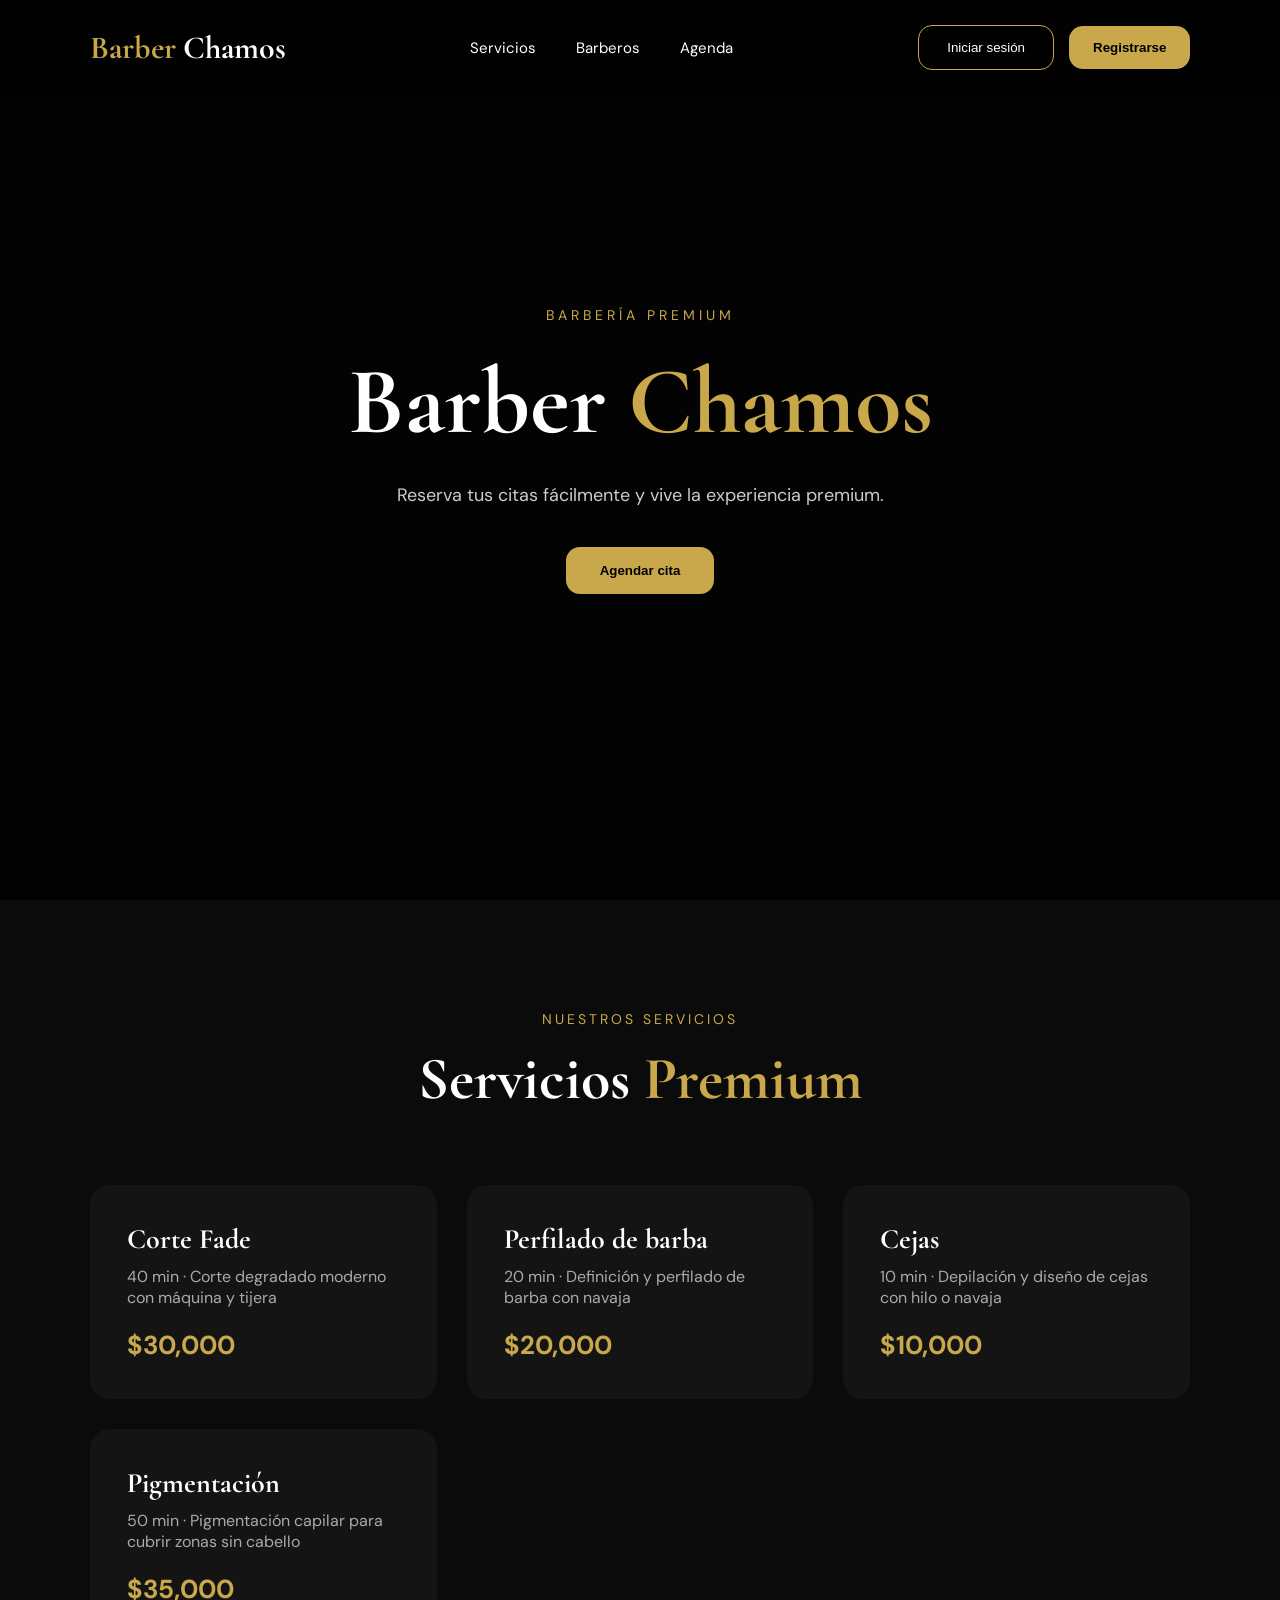
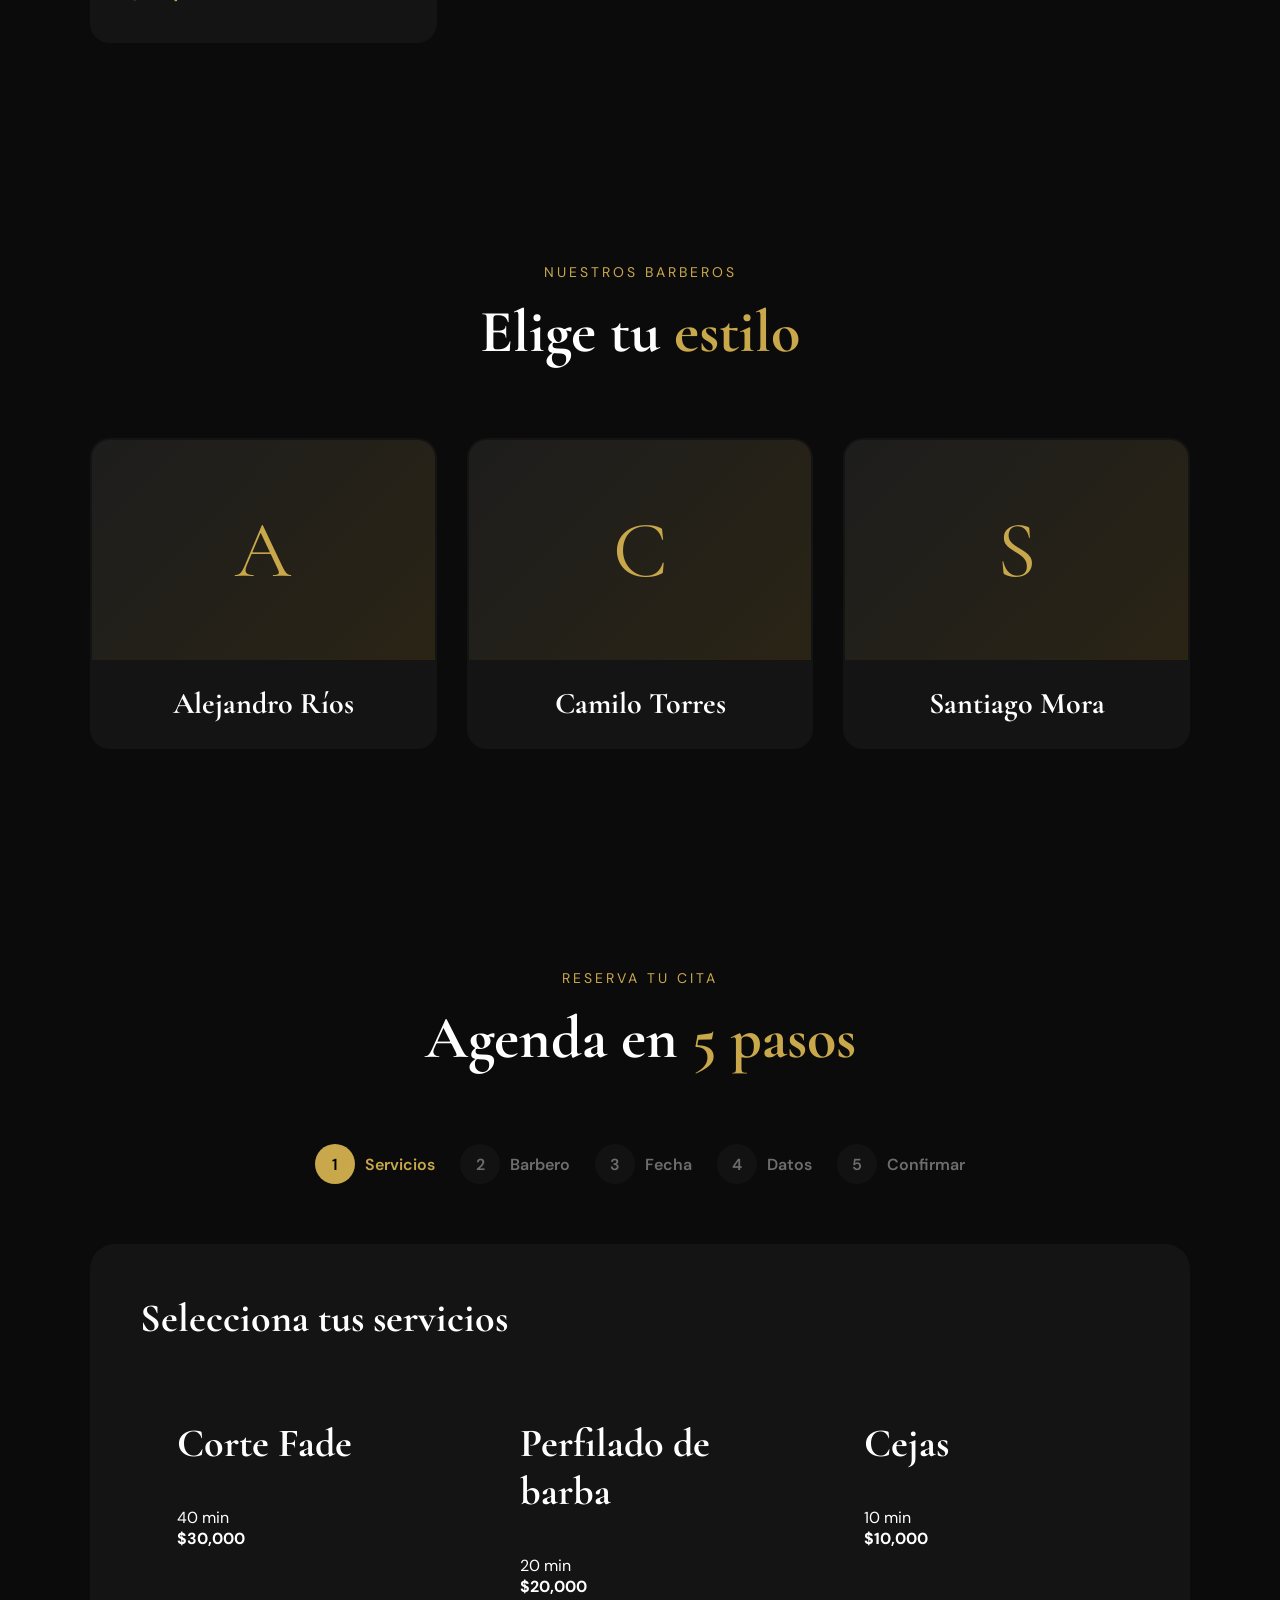
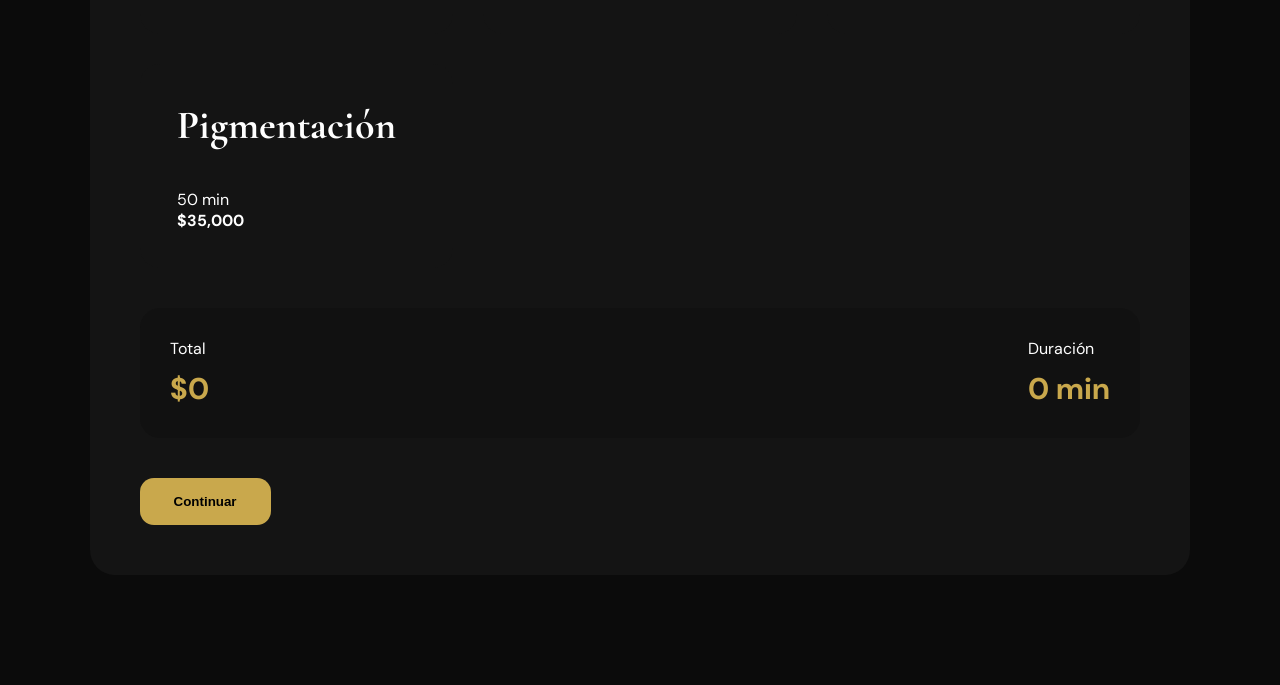
<file: dashboard-barbero.html>
<!DOCTYPE html>
<html lang="es">
<head>
<meta charset="UTF-8">
<meta name="viewport" content="width=device-width, initial-scale=1.0">
<title>Barbero — Barber Chamos</title>
<link rel="stylesheet" href="styles.css">
<link href="https://fonts.googleapis.com/css2?family=Cormorant+Garamond:wght@300;400;500;600&family=DM+Sans:wght@300;400;500;700&display=swap" rel="stylesheet">
</head>
<body>
<div class="dashboard-layout">
  <aside class="sidebar">
    <div class="sidebar-logo"><span>Barber</span> Chamos</div>
    <div class="sidebar-user">
      <p>ROL</p>
      <strong>Barbero</strong>
      <p id="barberName" style="color:var(--gold);margin-top:4px;font-size:14px;"></p>
    </div>
    <nav class="sidebar-nav">
      <button class="nav-item active" onclick="showPanel('agenda')"><span class="icon">📅</span> Mi Agenda</button>
      <button class="nav-item" onclick="showPanel('citas')"><span class="icon">✂️</span> Mis Citas</button>
      <button class="nav-item" onclick="showPanel('disponibilidad')"><span class="icon">🕐</span> Disponibilidad</button>
      <button class="nav-item" onclick="showPanel('historial')"><span class="icon">📋</span> Historial</button>
    </nav>
    <div class="sidebar-bottom">
      <button class="nav-item" onclick="doLogout()"><span class="icon">🚪</span> Cerrar sesión</button>
    </div>
  </aside>
  <main class="main-content">
    <section class="panel-section active" id="panel-agenda">
      <div class="page-header">
        <h1>Mi <span>Agenda</span></h1>
        <p>Citas ordenadas por horario</p>
      </div>
      <div class="filters-row" style="margin-bottom:25px;">
        <div class="field">
          <label style="font-size:13px;color:var(--gray);margin-bottom:8px;display:block;">FECHA</label>
          <input class="filter-input" type="date" id="agendaDate" onchange="renderAgenda()">
        </div>
      </div>
      <div class="stats-grid" style="grid-template-columns:repeat(3,1fr);">
        <div class="stat-card"><h3>CITAS HOY</h3><p id="agendaCount">0</p></div>
        <div class="stat-card"><h3>PENDIENTES</h3><p id="agendaPendientes">0</p></div>
        <div class="stat-card"><h3>ATENDIDAS</h3><p id="agendaAtendidas">0</p></div>
      </div>
      <div class="data-table-wrap">
        <div id="agendaTable"></div>
      </div>
    </section>
    <section class="panel-section" id="panel-citas">
      <div class="page-header">
        <h1>Mis <span>Citas</span></h1>
        <p>Todas tus citas registradas</p>
      </div>
      <div class="filters-row">
        <select class="filter-input" id="citasStatusFilter" onchange="renderCitas()" style="max-width:180px;">
          <option value="">Todos los estados</option>
          <option value="pendiente">Pendiente</option>
          <option value="confirmada">Confirmada</option>
          <option value="completada">Completada</option>
          <option value="cancelada">Cancelada</option>
        </select>
      </div>
      <div class="data-table-wrap">
        <div id="citasTable"></div>
      </div>
    </section>
    <section class="panel-section" id="panel-disponibilidad">
      <div class="page-header">
        <h1>Mi <span>Disponibilidad</span></h1>
        <p>Bloquea u habilita tus horarios por fecha</p>
      </div>
      <div class="data-table-wrap" style="padding:30px;">
        <div class="filters-row" style="margin-bottom:25px;">
          <div class="field">
            <label style="font-size:13px;color:var(--gray);margin-bottom:8px;display:block;">FECHA</label>
            <input class="filter-input" type="date" id="dispDate" onchange="renderDisponibilidad()">
          </div>
        </div>
        <div id="dispSlots"></div>
      </div>
    </section>
    <section class="panel-section" id="panel-historial">
      <div class="page-header">
        <h1>Historial de <span>Clientes</span></h1>
        <p>Consulta las citas anteriores de tus clientes</p>
      </div>
      <div class="filters-row">
        <input class="filter-input" type="text" id="histSearch" placeholder="Buscar cliente..." oninput="renderHistorial()" style="max-width:340px;">
      </div>
      <div id="histContainer"></div>
    </section>
  </main>
</div>
<div class="custom-alert" id="customAlert"></div>
<div id="confirmModal">
  <div class="modal-content" style="max-width:400px;text-align:center;padding:40px;">
    <h4 style="font-family:'Cormorant Garamond',serif;font-size:28px;margin-bottom:12px;">¿Confirmar acción?</h4>
    <p id="confirmMsg" style="color:var(--gray);margin-bottom:30px;"></p>
    <div style="display:flex;gap:12px;justify-content:center;">
      <button class="btn-outline" id="confirmNo">Cancelar</button>
      <button class="btn-primary" id="confirmYes">Confirmar</button>
    </div>
  </div>
</div>
<script src="storage.js"></script>
<script>
const currentUser = JSON.parse(localStorage.getItem("currentUser"));
if(!currentUser || currentUser.role !== "barbero"){
  window.location.href = "index.html";
}
document.getElementById("barberName").textContent = currentUser.name;
const TIMES = ["8:00 AM","9:00 AM","10:00 AM","11:00 AM","1:00 PM","2:00 PM","3:00 PM","4:00 PM","5:00 PM"];
function showPanel(name){
  document.querySelectorAll(".panel-section").forEach(s=>s.classList.remove("active"));
  document.querySelectorAll(".nav-item").forEach(b=>b.classList.remove("active"));
  document.getElementById("panel-"+name).classList.add("active");
  event.currentTarget.classList.add("active");
  if(name==="agenda") renderAgenda();
  if(name==="citas") renderCitas();
  if(name==="historial") renderHistorial();
}
function renderAgenda(){
  const dateInput = document.getElementById("agendaDate");
  const date = dateInput.value || new Date().toISOString().split("T")[0];
  if(!dateInput.value) dateInput.value = date;
  const apps = getAppointments().filter(a=>
    a.barberId === currentUser.id && a.date === date &&
    (a.status === "pendiente" || a.status === "confirmada" || a.status === "completada")
  ).sort((a,b)=>{
    const toMin = t => {
      const [h,m] = t.replace(/ AM| PM/,"").split(":").map(Number);
      return (t.includes("PM")&&h!==12?h+12:h)*60+m;
    };
    return toMin(a.time) - toMin(b.time);
  });
  document.getElementById("agendaCount").textContent    = apps.length;
  document.getElementById("agendaPendientes").textContent = apps.filter(a=>a.status==="pendiente"||a.status==="confirmada").length;
  document.getElementById("agendaAtendidas").textContent  = apps.filter(a=>a.status==="completada").length;
  const el = document.getElementById("agendaTable");
  if(!apps.length){ el.innerHTML=`<div class="empty-state"><p>Sin citas para esta fecha.</p></div>`; return; }
  el.innerHTML = `<table><thead><tr><th>HORA</th><th>CLIENTE</th><th>SERVICIOS</th><th>DURACIÓN</th><th>TOTAL</th><th>ESTADO</th><th>ACCIONES</th></tr></thead><tbody>
    ${apps.map(a=>`<tr>
      <td><strong style="color:var(--gold)">${a.time}</strong></td>
      <td>${a.userName}<br><small style="color:var(--gray)">${a.userEmail}</small></td>
      <td>${Array.isArray(a.services)?a.services.join(", "):a.services}</td>
      <td>${a.duration} min</td>
      <td>$${a.total.toLocaleString()}</td>
      <td><span class="status-badge status-${a.status}">${a.status}</span></td>
      <td><div class="table-actions">
        ${a.status==="pendiente"?`<button class="btn-sm btn-sm-gold" onclick="confirmarCita(${a.id})">Confirmar</button>`:""}
        ${a.status==="confirmada"?`<button class="btn-sm btn-sm-gold" onclick="marcarAtendida(${a.id})">Marcar atendida</button>`:""}
        ${a.status==="completada"?`<span style="color:#68d391;font-size:13px;">✓ Atendida</span>`:""}
      </div></td>
    </tr>`).join("")}
  </tbody></table>`;
}
function renderCitas(){
  const statusF = document.getElementById("citasStatusFilter").value;
  const apps = getAppointments().filter(a=>
    a.barberId===currentUser.id && (!statusF||a.status===statusF)
  ).sort((a,b)=>new Date(b.createdAt)-new Date(a.createdAt));
  const el = document.getElementById("citasTable");
  if(!apps.length){ el.innerHTML=`<div class="empty-state"><p>No hay citas con ese filtro.</p></div>`; return; }
  el.innerHTML = `<table><thead><tr><th>CLIENTE</th><th>SERVICIOS</th><th>FECHA</th><th>HORA</th><th>TOTAL</th><th>ESTADO</th><th>ACCIONES</th></tr></thead><tbody>
    ${apps.map(a=>`<tr>
      <td>${a.userName}<br><small style="color:var(--gray)">${a.userEmail}</small></td>
      <td>${Array.isArray(a.services)?a.services.join(", "):a.services}</td>
      <td>${a.date}</td><td>${a.time}</td>
      <td>$${a.total.toLocaleString()}</td>
      <td><span class="status-badge status-${a.status}">${a.status}</span></td>
      <td><div class="table-actions">
        ${a.status==="pendiente"?`<button class="btn-sm btn-sm-gold" onclick="confirmarCita(${a.id})">Confirmar</button>`:""}
        ${a.status==="confirmada"?`<button class="btn-sm btn-sm-gold" onclick="marcarAtendida(${a.id})">Atendida</button>`:""}
      </div></td>
    </tr>`).join("")}
  </tbody></table>`;
}
function confirmarCita(id){
  showConfirm("¿Confirmar esta cita?", ()=>{
    let apps = getAppointments();
    const idx = apps.findIndex(a=>a.id===id);
    if(apps[idx].status!=="pendiente"){ showAlert("La cita ya fue procesada","error"); return; }
    apps[idx].status = "confirmada";
    saveAppointments(apps);
    showAlert("Cita confirmada");
    renderAgenda(); renderCitas();
  });
}
function marcarAtendida(id){
  showConfirm("¿Marcar esta cita como atendida? Esta acción no se puede deshacer.", ()=>{
    let apps = getAppointments();
    const idx = apps.findIndex(a=>a.id===id);
    if(apps[idx].status==="completada"){ showAlert("La cita ya fue atendida","error"); return; }
    apps[idx].status = "completada";
    apps[idx].attendedAt = new Date().toISOString();
    saveAppointments(apps);
    showAlert("Cita marcada como atendida ✓");
    renderAgenda(); renderCitas();
  });
}
function renderDisponibilidad(){
  const date = document.getElementById("dispDate").value;
  const el   = document.getElementById("dispSlots");
  if(!date){ el.innerHTML=`<p style="color:var(--gray)">Selecciona una fecha para gestionar tus horarios.</p>`; return; }
  el.innerHTML = `<h4 style="margin-bottom:15px;font-family:'Cormorant Garamond',serif;font-size:22px;">Horarios del ${date}</h4>
  <p style="color:var(--gray);font-size:13px;margin-bottom:20px;">Toca un horario para bloquearlo o habilitarlo. Los horarios con citas activas no se pueden modificar aquí.</p>
  <div class="avail-grid">
    ${TIMES.map(t=>{
      const apps = getAppointments();
      const hasAppt = apps.some(a=>a.barberId===currentUser.id&&a.date===date&&a.time===t&&(a.status==="pendiente"||a.status==="confirmada"));
      const isBlocked = !isSlotAvailable(currentUser.id, date, t);
      let cls = isBlocked ? "blocked" : "available";
      let label = isBlocked ? "🔒 Bloqueado" : "✓ Libre";
      if(hasAppt){ cls = "blocked"; label = "📌 Con cita"; }
      return `<div class="avail-slot ${cls}" onclick="${!hasAppt?`toggleMiSlot('${date}','${t}')`:""}">
        ${t}<br><small>${label}</small>
      </div>`;
    }).join("")}
  </div>`;
}
function toggleMiSlot(date, time){
  let blocked = getBlockedSlots();
  const idx = blocked.findIndex(b=>b.barberId===currentUser.id&&b.date===date&&b.time===time);
  if(idx>=0){ blocked.splice(idx,1); showAlert("Horario habilitado"); }
  else { blocked.push({barberId:currentUser.id, date, time}); showAlert("Horario bloqueado"); }
  saveBlockedSlots(blocked);
  renderDisponibilidad();
}
function renderHistorial(){
  const q = document.getElementById("histSearch").value.toLowerCase();
  const apps = getAppointments().filter(a=>a.barberId===currentUser.id);
  const el   = document.getElementById("histContainer");
  const clients = {};
  apps.forEach(a=>{
    if(!clients[a.userId]) clients[a.userId] = { name:a.userName, email:a.userEmail, apps:[] };
    clients[a.userId].apps.push(a);
  });
  let filtered = Object.values(clients).filter(c=>
    !q || c.name.toLowerCase().includes(q) || c.email.toLowerCase().includes(q)
  );
  if(!filtered.length){ el.innerHTML=`<div class="empty-state"><p>Sin historial disponible.</p></div>`; return; }
  el.innerHTML = filtered.map(c=>{
    const sorted = [...c.apps].sort((a,b)=>new Date(b.createdAt)-new Date(a.createdAt));
    return `<div class="history-card">
      <h4>${c.name}</h4>
      <div class="history-card-meta">
        <span>📧 ${c.email}</span>
        <span>📅 ${c.apps.length} visita(s)</span>
        <span>💈 Servicios: ${[...new Set(c.apps.flatMap(a=>Array.isArray(a.services)?a.services:[a.services]))].join(", ")}</span>
      </div>
      <table style="width:100%;font-size:13px;"><thead><tr>
        <th style="padding:8px 10px;">FECHA</th><th style="padding:8px 10px;">SERVICIOS</th>
        <th style="padding:8px 10px;">ESTADO</th><th style="padding:8px 10px;">TOTAL</th>
      </tr></thead><tbody>
        ${sorted.map(a=>`<tr>
          <td style="padding:8px 10px;">${a.date} ${a.time}</td>
          <td style="padding:8px 10px;">${Array.isArray(a.services)?a.services.join(", "):a.services}</td>
          <td style="padding:8px 10px;"><span class="status-badge status-${a.status}">${a.status}</span></td>
          <td style="padding:8px 10px;">$${a.total.toLocaleString()}</td>
        </tr>`).join("")}
      </tbody></table>
    </div>`;
  }).join("");
}
function doLogout(){
  localStorage.removeItem("currentUser");
  window.location.href = "index.html";
}
document.getElementById("agendaDate").value = new Date().toISOString().split("T")[0];
renderAgenda();
</script>
</body>
</html>
</file>
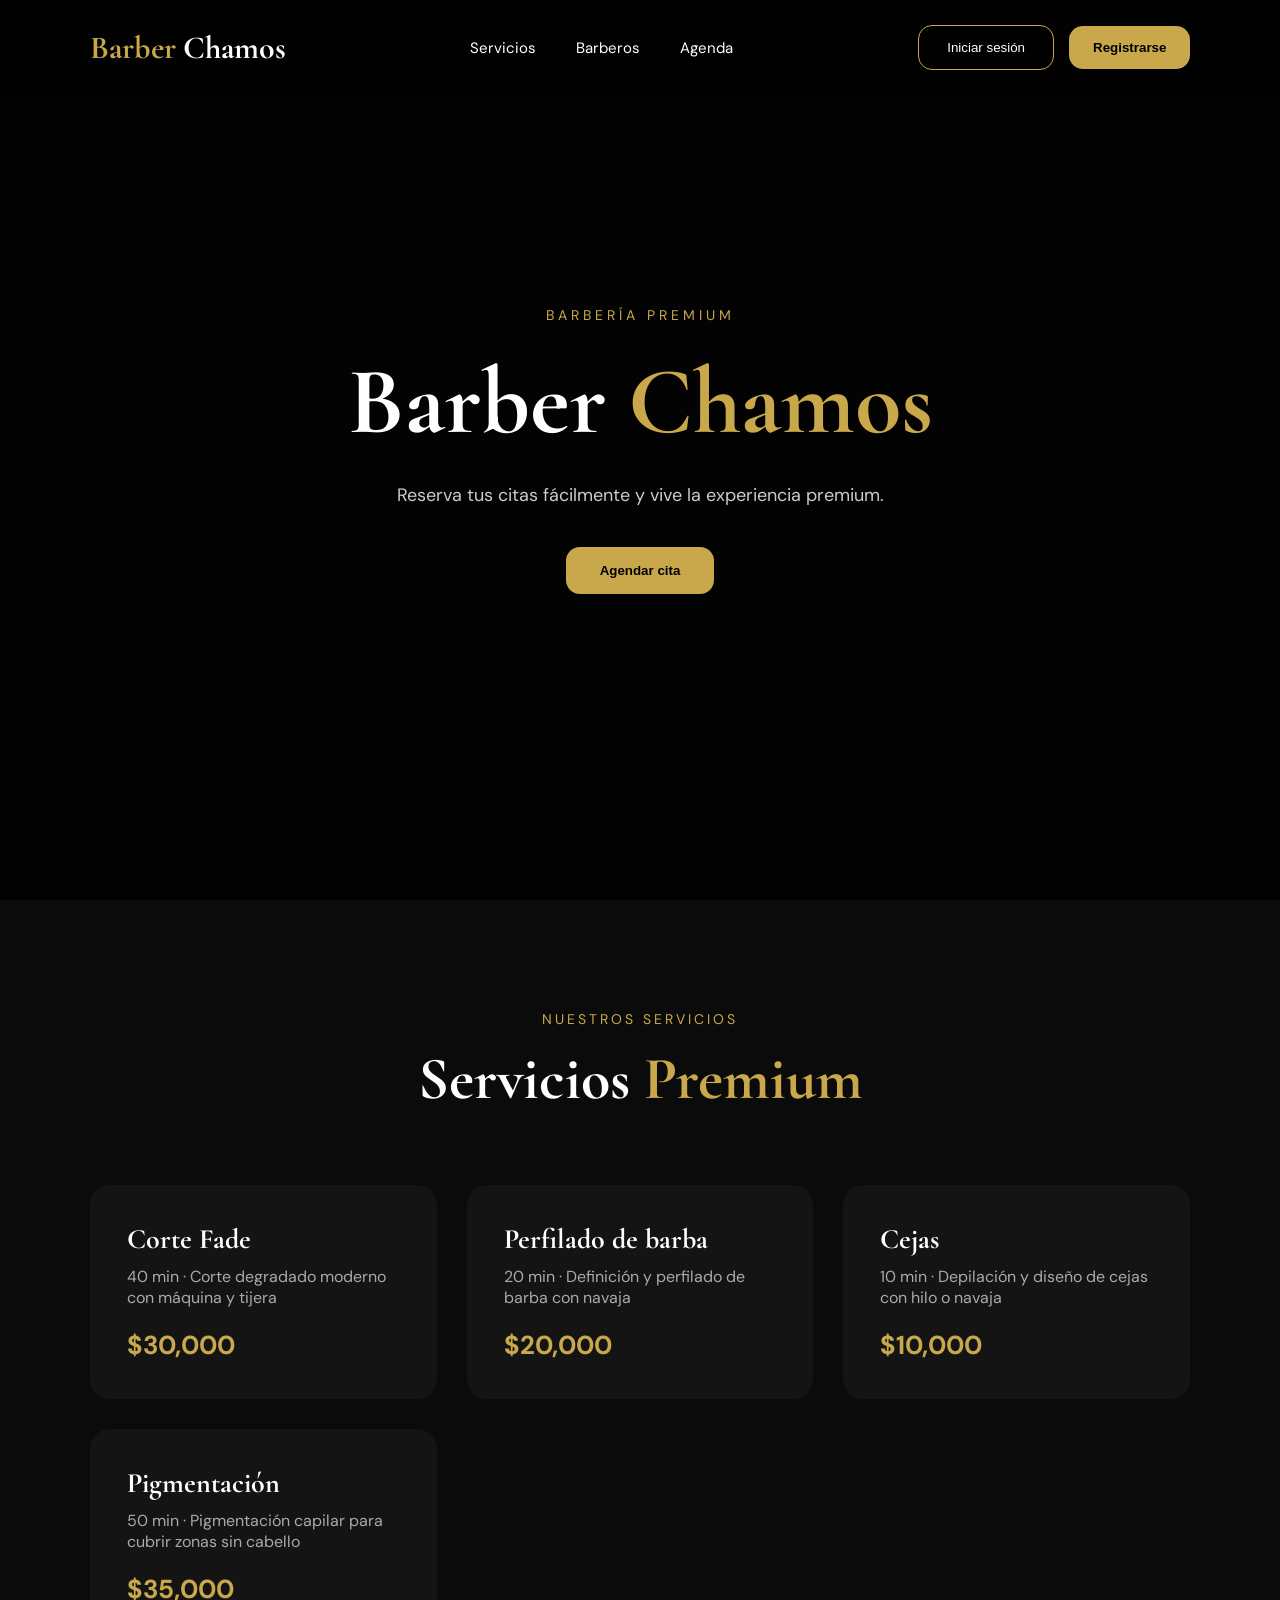
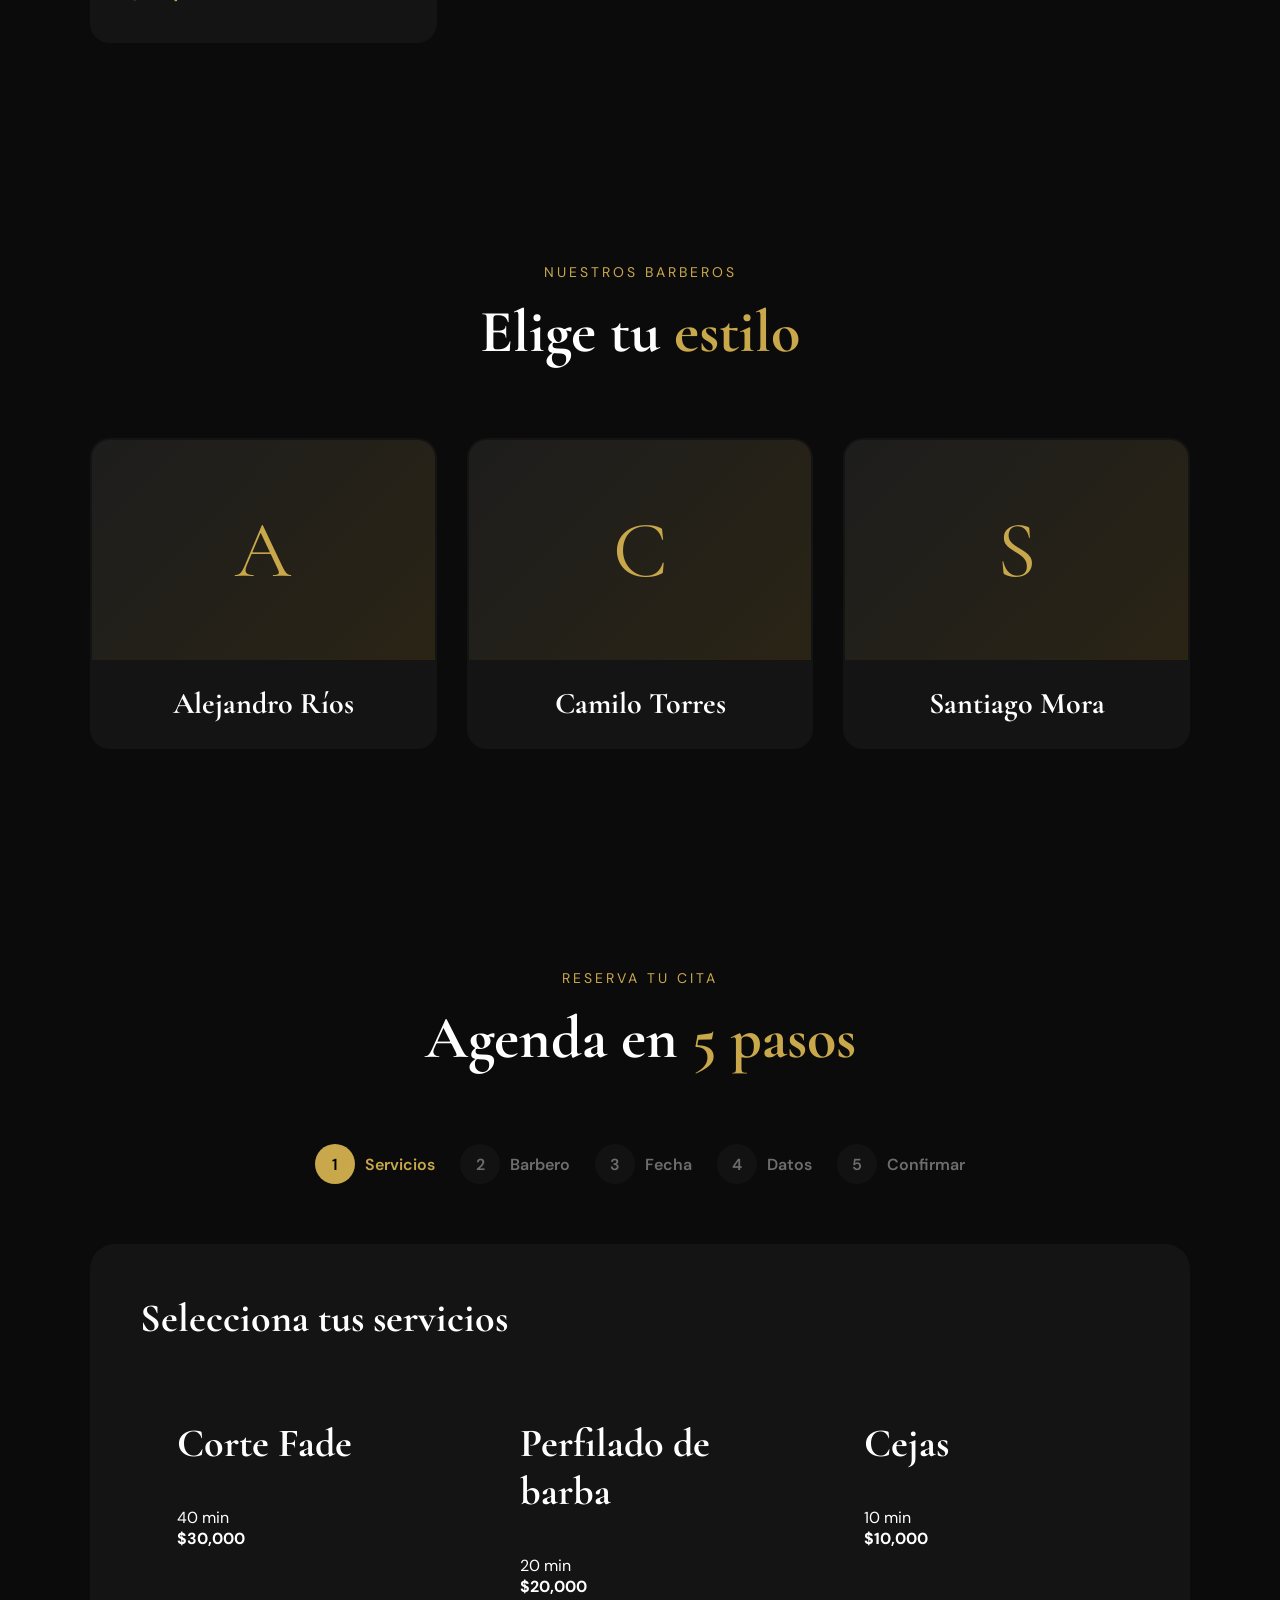
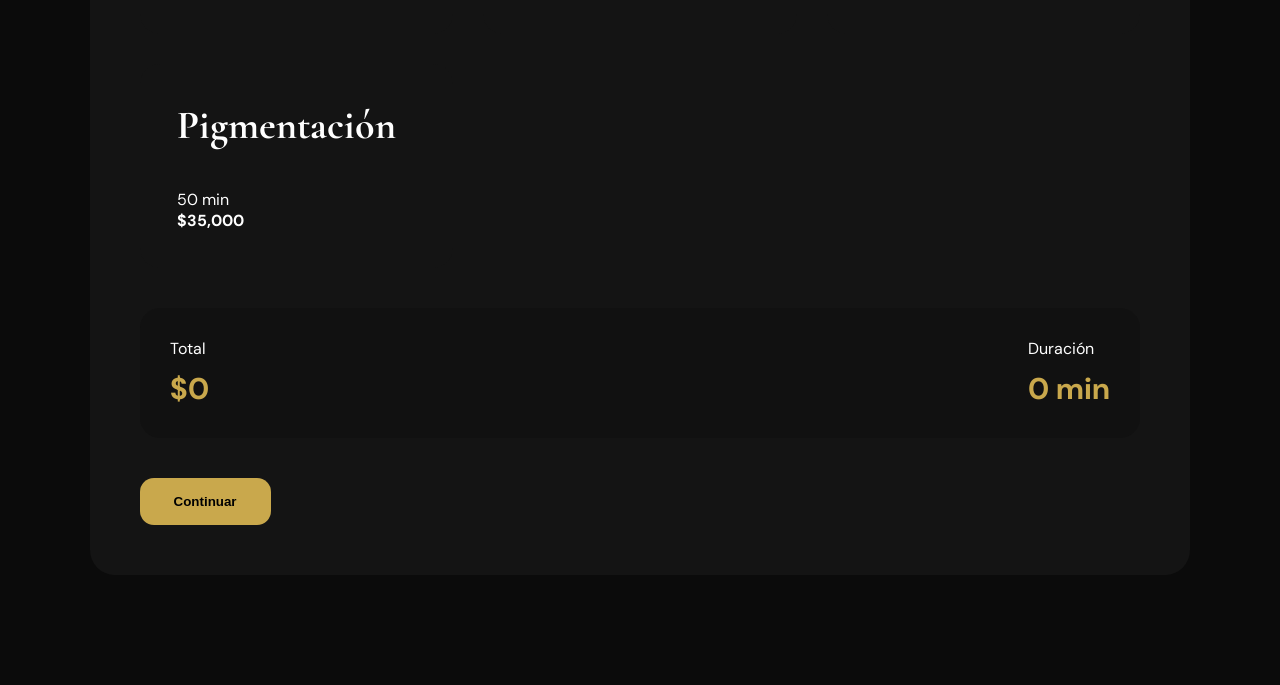
<file: dashboard-cliente.html>
<!DOCTYPE html>
<html lang="es">
<head>
<meta charset="UTF-8">
<meta name="viewport" content="width=device-width, initial-scale=1.0">
<title>Mi Cuenta — Barber Chamos</title>
<link rel="stylesheet" href="styles.css">
<link href="https://fonts.googleapis.com/css2?family=Cormorant+Garamond:wght@300;400;500;600&family=DM+Sans:wght@300;400;500;700&display=swap" rel="stylesheet">
</head>
<body>
<div class="dashboard-layout">
  <aside class="sidebar">
    <div class="sidebar-logo"><span>Barber</span> Chamos</div>
    <div class="sidebar-user">
      <p>ROL</p>
      <strong>Cliente</strong>
      <p id="clienteName" style="color:var(--gold);margin-top:4px;font-size:14px;"></p>
    </div>
    <nav class="sidebar-nav">
      <button class="nav-item active" onclick="showPanel('inicio')"><span class="icon">🏠</span> Inicio</button>
      <button class="nav-item" onclick="showPanel('miscitas')"><span class="icon">📅</span> Mis Citas</button>
      <button class="nav-item" onclick="showPanel('agenda')"><span class="icon">➕</span> Nueva Cita</button>
      <button class="nav-item" onclick="showPanel('perfil')"><span class="icon">👤</span> Mi Perfil</button>
    </nav>
    <div class="sidebar-bottom">
      <button class="nav-item" onclick="doLogout()"><span class="icon">🚪</span> Cerrar sesión</button>
    </div>
  </aside>
  <main class="main-content">
    <section class="panel-section active" id="panel-inicio">
      <div class="page-header">
        <h1>Bienvenido, <span id="welcomeName"></span></h1>
        <p>Gestiona tus citas en Barber Chamos</p>
      </div>
      <div class="stats-grid" style="grid-template-columns:repeat(3,1fr);">
        <div class="stat-card"><h3>MIS CITAS</h3><p id="miTotal">0</p></div>
        <div class="stat-card"><h3>PENDIENTES</h3><p id="miPendientes">0</p></div>
        <div class="stat-card"><h3>ATENDIDAS</h3><p id="miAtendidas">0</p></div>
      </div>
      <div class="data-table-wrap">
        <div class="data-table-header"><h2>Próximas citas</h2></div>
        <div id="proximasCitas"></div>
      </div>
    </section>
    <section class="panel-section" id="panel-miscitas">
      <div class="page-header">
        <h1>Mis <span>Citas</span></h1>
        <p>Historial y gestión de tus reservas</p>
      </div>
      <div class="filters-row">
        <select class="filter-input" id="misStatusFilter" onchange="renderMisCitas()" style="max-width:180px;">
          <option value="">Todos los estados</option>
          <option value="pendiente">Pendiente</option>
          <option value="confirmada">Confirmada</option>
          <option value="completada">Completada</option>
          <option value="cancelada">Cancelada</option>
        </select>
      </div>
      <div class="data-table-wrap">
        <div id="misCitasTable"></div>
      </div>
    </section>
    <section class="panel-section" id="panel-agenda">
      <div class="page-header">
        <h1>Nueva <span>Cita</span></h1>
        <p>Reserva en pocos pasos</p>
      </div>
      <div class="steps-bar" style="justify-content:flex-start;gap:15px;margin-bottom:30px;">
        <div class="step active"><span>1</span> Servicios</div>
        <div class="step"><span>2</span> Barbero</div>
        <div class="step"><span>3</span> Fecha</div>
        <div class="step"><span>4</span> Confirmar</div>
      </div>
      <div class="step-panel active" id="bstep1" style="background:var(--dark);padding:40px;border-radius:20px;">
        <h3 style="font-family:'Cormorant Garamond',serif;font-size:36px;margin-bottom:25px;">Selecciona servicios</h3>
        <div class="services-grid" id="bBookingServices"></div>
        <div class="booking-summary">
          <div><p>Total</p><h4 id="bTotalPrice">$0</h4></div>
          <div><p>Duración</p><h4 id="bTotalTime">0 min</h4></div>
        </div>
        <button class="btn-primary next-btn" onclick="bNextStep(2)">Continuar →</button>
      </div>
      <div class="step-panel" id="bstep2" style="background:var(--dark);padding:40px;border-radius:20px;">
        <h3 style="font-family:'Cormorant Garamond',serif;font-size:36px;margin-bottom:25px;">Elige tu barbero</h3>
        <div class="barbers-grid" id="bBookingBarbers"></div>
        <div class="step-actions">
          <button class="btn-outline" onclick="bPrevStep(1)">← Volver</button>
          <button class="btn-primary" onclick="bNextStep(3)">Continuar →</button>
        </div>
      </div>
      <div class="step-panel" id="bstep3" style="background:var(--dark);padding:40px;border-radius:20px;">
        <h3 style="font-family:'Cormorant Garamond',serif;font-size:36px;margin-bottom:25px;">Fecha y hora</h3>
        <div class="date-time-container">
          <div class="date-box">
            <label>Fecha</label>
            <input type="date" id="bApptDate" onchange="bRefreshSlots()">
          </div>
          <div class="time-box">
            <label>Horarios disponibles</label>
            <div class="time-grid" id="bTimeGrid"></div>
          </div>
        </div>
        <div class="step-actions">
          <button class="btn-outline" onclick="bPrevStep(2)">← Volver</button>
          <button class="btn-primary" onclick="bNextStep(4)">Continuar →</button>
        </div>
      </div>
      <div class="step-panel" id="bstep4" style="background:var(--dark);padding:40px;border-radius:20px;">
        <h3 style="font-family:'Cormorant Garamond',serif;font-size:36px;margin-bottom:25px;">Confirmar cita</h3>
        <div class="summary-box">
          <div class="summary-item"><span>Servicios</span><strong id="bSumServ"></strong></div>
          <div class="summary-item"><span>Barbero</span><strong id="bSumBarber"></strong></div>
          <div class="summary-item"><span>Fecha</span><strong id="bSumDate"></strong></div>
          <div class="summary-item"><span>Hora</span><strong id="bSumTime"></strong></div>
          <div class="summary-item"><span>Total</span><strong id="bSumTotal"></strong></div>
          <div class="summary-item"><span>Duración</span><strong id="bSumDuration"></strong></div>
        </div>
        <div class="step-actions">
          <button class="btn-outline" onclick="bPrevStep(3)">← Volver</button>
          <button class="btn-primary" onclick="bConfirm()">✓ Confirmar cita</button>
        </div>
      </div>
    </section>
    <section class="panel-section" id="panel-perfil">
      <div class="page-header">
        <h1>Mi <span>Perfil</span></h1>
        <p>Actualiza tu información personal</p>
      </div>
      <div class="data-table-wrap" style="padding:40px;max-width:600px;">
        <h2 style="font-family:'Cormorant Garamond',serif;font-size:28px;margin-bottom:25px;">Datos personales</h2>
        <div class="form-row">
          <div class="field full">
            <label>Nombre completo</label>
            <input type="text" id="pName">
          </div>
          <div class="field full">
            <label>Correo electrónico</label>
            <input type="email" id="pEmail">
          </div>
          <div class="field full">
            <label>Teléfono</label>
            <input type="text" id="pPhone">
          </div>
          <div class="field full">
            <label>Nueva contraseña <span style="color:var(--gray);font-size:12px;">(dejar en blanco para no cambiar)</span></label>
            <input type="password" id="pPassword" placeholder="Nueva contraseña">
          </div>
        </div>
        <div class="modal-actions" style="justify-content:flex-start;margin-top:25px;">
          <button class="btn-primary" onclick="savePerfil()">Guardar cambios</button>
        </div>
      </div>
    </section>
  </main>
</div>
<div class="custom-alert" id="customAlert"></div>
<div id="confirmModal">
  <div class="modal-content" style="max-width:400px;text-align:center;padding:40px;">
    <h4 style="font-family:'Cormorant Garamond',serif;font-size:28px;margin-bottom:12px;">¿Confirmar acción?</h4>
    <p id="confirmMsg" style="color:var(--gray);margin-bottom:30px;"></p>
    <div style="display:flex;gap:12px;justify-content:center;">
      <button class="btn-outline" id="confirmNo">Cancelar</button>
      <button class="btn-primary" id="confirmYes">Confirmar</button>
    </div>
  </div>
</div>
<div class="dash-modal" id="editCitaModal">
  <div class="dash-modal-content">
    <div class="dash-modal-header">
      <h3>Reprogramar Cita</h3>
      <button class="dash-modal-close" onclick="closeEditCita()">✕</button>
    </div>
    <input type="hidden" id="editCitaId">
    <p style="color:var(--gray);font-size:14px;margin-bottom:20px;">Solo puedes cambiar la fecha y hora. El barbero y servicios se mantienen.</p>
    <div class="form-row">
      <div class="field">
        <label>Nueva fecha</label>
        <input type="date" id="editCitaDate" onchange="loadEditTimeSlots()">
      </div>
      <div class="field">
        <label>Nueva hora</label>
        <select id="editCitaTime"></select>
      </div>
    </div>
    <div class="modal-actions">
      <button class="btn-outline" onclick="closeEditCita()">Cancelar</button>
      <button class="btn-primary" onclick="saveEditCita()">Guardar cambios</button>
    </div>
  </div>
</div>
<script src="storage.js"></script>
<script>
const currentUser = JSON.parse(localStorage.getItem("currentUser"));
if(!currentUser || currentUser.role !== "cliente"){
  window.location.href = "index.html";
}
document.getElementById("clienteName").textContent = currentUser.name;
document.getElementById("welcomeName").textContent  = currentUser.name.split(" ")[0];
function showPanel(name){
  document.querySelectorAll(".panel-section").forEach(s=>s.classList.remove("active"));
  document.querySelectorAll(".nav-item").forEach(b=>b.classList.remove("active"));
  document.getElementById("panel-"+name).classList.add("active");
  event.currentTarget.classList.add("active");
  if(name==="inicio")   loadInicio();
  if(name==="miscitas") renderMisCitas();
  if(name==="agenda")   initBooking();
  if(name==="perfil")   loadPerfil();
}
function loadInicio(){
  const apps = getAppointments().filter(a=>a.userId===currentUser.id);
  document.getElementById("miTotal").textContent      = apps.length;
  document.getElementById("miPendientes").textContent = apps.filter(a=>a.status==="pendiente"||a.status==="confirmada").length;
  document.getElementById("miAtendidas").textContent  = apps.filter(a=>a.status==="completada").length;
  const proximas = apps.filter(a=>a.status==="pendiente"||a.status==="confirmada")
    .sort((a,b)=>new Date(a.date+" "+a.time)-new Date(b.date+" "+b.time)).slice(0,5);
  const el = document.getElementById("proximasCitas");
  if(!proximas.length){ el.innerHTML=`<div class="empty-state"><p>No tienes citas próximas. <a href="#" onclick="showPanelFromLink('agenda')" style="color:var(--gold);">¡Agenda ahora!</a></p></div>`; return; }
  el.innerHTML = `<table><thead><tr><th>FECHA</th><th>HORA</th><th>BARBERO</th><th>SERVICIOS</th><th>TOTAL</th><th>ESTADO</th></tr></thead><tbody>
    ${proximas.map(a=>`<tr>
      <td>${a.date}</td><td>${a.time}</td><td>${a.barberName}</td>
      <td>${Array.isArray(a.services)?a.services.join(", "):a.services}</td>
      <td>$${a.total.toLocaleString()}</td>
      <td><span class="status-badge status-${a.status}">${a.status}</span></td>
    </tr>`).join("")}
  </tbody></table>`;
}
function showPanelFromLink(name){
  document.querySelectorAll(".panel-section").forEach(s=>s.classList.remove("active"));
  document.querySelectorAll(".nav-item").forEach(b=>b.classList.remove("active"));
  document.getElementById("panel-"+name).classList.add("active");
  if(name==="agenda") initBooking();
}
function renderMisCitas(){
  const statusF = document.getElementById("misStatusFilter").value;
  const apps = getAppointments().filter(a=>
    a.userId===currentUser.id && (!statusF||a.status===statusF)
  ).sort((a,b)=>new Date(b.createdAt)-new Date(a.createdAt));
  const el = document.getElementById("misCitasTable");
  if(!apps.length){ el.innerHTML=`<div class="empty-state"><p>No tienes citas registradas.</p></div>`; return; }
  el.innerHTML = `<table><thead><tr><th>BARBERO</th><th>SERVICIOS</th><th>FECHA</th><th>HORA</th><th>TOTAL</th><th>ESTADO</th><th>ACCIONES</th></tr></thead><tbody>
    ${apps.map(a=>`<tr>
      <td>${a.barberName}</td>
      <td>${Array.isArray(a.services)?a.services.join(", "):a.services}</td>
      <td>${a.date}</td><td>${a.time}</td>
      <td>$${a.total.toLocaleString()}</td>
      <td><span class="status-badge status-${a.status}">${a.status}</span></td>
      <td><div class="table-actions">
        ${(a.status==="pendiente")?`
          <button class="btn-sm btn-sm-outline" onclick="openEditCita(${a.id})">Reprogramar</button>
          <button class="btn-sm btn-sm-danger" onclick="cancelarMiCita(${a.id})">Cancelar</button>
        `:""}
        ${a.status==="completada"?`<span style="color:#68d391;font-size:13px;">✓ Atendida</span>`:""}
        ${a.status==="cancelada"?`<span style="color:#fc8181;font-size:13px;">✗ Cancelada</span>`:""}
        ${a.status==="confirmada"?`<button class="btn-sm btn-sm-danger" onclick="cancelarMiCita(${a.id})">Cancelar</button>`:""}
      </div></td>
    </tr>`).join("")}
  </tbody></table>`;
}
function cancelarMiCita(id){
  showConfirm("¿Cancelar esta cita?", ()=>{
    let apps = getAppointments();
    const idx = apps.findIndex(a=>a.id===id);
    if(apps[idx].status==="completada"){ showAlert("No puedes cancelar una cita ya atendida","error"); return; }
    apps[idx].status = "cancelada";
    saveAppointments(apps);
    showAlert("Cita cancelada");
    renderMisCitas(); loadInicio();
  });
}
let editCitaBarberId = null;
function openEditCita(id){
  const a = getAppointments().find(a=>a.id===id);
  editCitaBarberId = a.barberId;
  document.getElementById("editCitaId").value  = id;
  document.getElementById("editCitaDate").value = a.date;
  loadEditTimeSlots();
  document.getElementById("editCitaModal").classList.add("open");
}
function closeEditCita(){ document.getElementById("editCitaModal").classList.remove("open"); }
function loadEditTimeSlots(){
  const date = document.getElementById("editCitaDate").value;
  const TIMES = ["8:00 AM","9:00 AM","10:00 AM","11:00 AM","1:00 PM","2:00 PM","3:00 PM","4:00 PM","5:00 PM"];
  const sel = document.getElementById("editCitaTime");
  sel.innerHTML = "";
  TIMES.forEach(t=>{
    const available = isSlotAvailable(editCitaBarberId, date, t);
    const opt = document.createElement("option");
    opt.value = t; opt.textContent = t + (available ? "" : " — Ocupado");
    opt.disabled = !available;
    sel.appendChild(opt);
  });
}
function saveEditCita(){
  const id   = parseInt(document.getElementById("editCitaId").value);
  const date = document.getElementById("editCitaDate").value;
  const time = document.getElementById("editCitaTime").value;
  if(!date||!time){ showAlert("Selecciona fecha y hora","error"); return; }
  if(!isSlotAvailable(editCitaBarberId, date, time)){ showAlert("Ese horario ya está ocupado","error"); return; }
  let apps = getAppointments();
  const idx = apps.findIndex(a=>a.id===id);
  apps[idx].date = date;
  apps[idx].time = time;
  saveAppointments(apps);
  showAlert("Cita reprogramada correctamente");
  closeEditCita();
  renderMisCitas(); loadInicio();
}
let bSelectedServices = [], bSelectedBarber = null, bSelectedTime = null;
function initBooking(){
  bSelectedServices = []; bSelectedBarber = null; bSelectedTime = null;
  const el = document.getElementById("bBookingServices");
  el.innerHTML = "";
  getServices().forEach(s=>{
    el.innerHTML += `<div class="booking-service-card" id="bs-${s.id}" onclick="bSelectService(${s.id})">
      <h3>${s.nombre}</h3><p>${s.tiempo} min</p><h4>$${s.precio.toLocaleString()}</h4>
    </div>`;
  });
  const elb = document.getElementById("bBookingBarbers");
  elb.innerHTML = "";
  const barbers = getBarbers();
  if(!barbers.length){ elb.innerHTML=`<p style="color:var(--gray)">No hay barberos disponibles.</p>`; }
  barbers.forEach(b=>{
    elb.innerHTML += `<div class="booking-barber-card" id="bb-${b.id}" onclick="bSelectBarber(${b.id})">
      <div class="barber-avatar large">${b.name.charAt(0)}</div>
      <h3>${b.name}</h3>
    </div>`;
  });
  const TIMES = ["8:00 AM","9:00 AM","10:00 AM","11:00 AM","1:00 PM","2:00 PM","3:00 PM","4:00 PM","5:00 PM"];
  const tg = document.getElementById("bTimeGrid");
  tg.innerHTML = "";
  TIMES.forEach(t=>{
    tg.innerHTML += `<div class="time-slot" id="bt-${t.replace(/\s|:/g,"-")}" onclick="bSelectTime('${t}')">${t}</div>`;
  });
  bUpdateSummary();
  document.querySelectorAll("#panel-agenda .step-panel").forEach(p=>p.classList.remove("active"));
  document.getElementById("bstep1").classList.add("active");
  document.querySelectorAll("#panel-agenda .step").forEach((s,i)=>s.classList.toggle("active",i===0));
}
function bSelectService(id){
  const s = getServices().find(s=>s.id===id);
  const exists = bSelectedServices.find(s=>s.id===id);
  const card = document.getElementById("bs-"+id);
  if(exists){ bSelectedServices = bSelectedServices.filter(s=>s.id!==id); card.classList.remove("selected"); }
  else { bSelectedServices.push(s); card.classList.add("selected"); }
  bUpdateSummary();
}
function bSelectBarber(id){
  bSelectedBarber = id;
  bSelectedTime = null;
  document.querySelectorAll(".booking-barber-card").forEach(c=>c.classList.remove("selected"));
  document.getElementById("bb-"+id).classList.add("selected");
}
function bSelectTime(t){
  bSelectedTime = t;
  document.querySelectorAll(".time-slot").forEach(s=>s.classList.remove("active"));
  const id = "bt-"+t.replace(/\s|:/g,"-");
  document.getElementById(id)?.classList.add("active");
}
function bRefreshSlots(){
  const date = document.getElementById("bApptDate").value;
  const TIMES = ["8:00 AM","9:00 AM","10:00 AM","11:00 AM","1:00 PM","2:00 PM","3:00 PM","4:00 PM","5:00 PM"];
  TIMES.forEach(t=>{
    const id = "bt-"+t.replace(/\s|:/g,"-");
    const slot = document.getElementById(id);
    if(!slot) return;
    const avail = !bSelectedBarber || isSlotAvailable(bSelectedBarber, date, t);
    slot.classList.toggle("unavailable", !avail);
    if(!avail){ slot.onclick=null; slot.classList.remove("active"); }
    else { slot.onclick=()=>bSelectTime(t); }
  });
}
function bUpdateSummary(){
  let total=0, dur=0;
  bSelectedServices.forEach(s=>{ total+=s.precio; dur+=s.tiempo; });
  document.getElementById("bTotalPrice").textContent = "$"+total.toLocaleString();
  document.getElementById("bTotalTime").textContent  = dur+" min";
}
function bNextStep(step){
  if(step===2 && bSelectedServices.length===0){ showAlert("Selecciona al menos un servicio","error"); return; }
  if(step===3 && !bSelectedBarber){ showAlert("Selecciona un barbero","error"); return; }
  if(step===4){
    const date = document.getElementById("bApptDate").value;
    if(!date||!bSelectedTime){ showAlert("Selecciona fecha y hora","error"); return; }
    if(!isSlotAvailable(bSelectedBarber, date, bSelectedTime)){ showAlert("Ese horario ya está ocupado","error"); return; }
    // Fill summary
    let tot=0,dur=0;
    const names = bSelectedServices.map(s=>{ tot+=s.precio; dur+=s.tiempo; return s.nombre; });
    const barber = getBarbers().find(b=>b.id===bSelectedBarber);
    document.getElementById("bSumServ").textContent     = names.join(", ");
    document.getElementById("bSumBarber").textContent   = barber?barber.name:"";
    document.getElementById("bSumDate").textContent     = date;
    document.getElementById("bSumTime").textContent     = bSelectedTime;
    document.getElementById("bSumTotal").textContent    = "$"+tot.toLocaleString();
    document.getElementById("bSumDuration").textContent = dur+" min";
  }
  document.querySelectorAll("#panel-agenda .step-panel").forEach(p=>p.classList.remove("active"));
  document.getElementById("bstep"+step).classList.add("active");
  document.querySelectorAll("#panel-agenda .step").forEach((s,i)=>s.classList.toggle("active",i<step));
  if(step===3) bRefreshSlots();
}
function bPrevStep(step){
  document.querySelectorAll("#panel-agenda .step-panel").forEach(p=>p.classList.remove("active"));
  document.getElementById("bstep"+step).classList.add("active");
  document.querySelectorAll("#panel-agenda .step").forEach((s,i)=>s.classList.toggle("active",i<step));
}
function bConfirm(){
  const date = document.getElementById("bApptDate").value;
  if(!isSlotAvailable(bSelectedBarber, date, bSelectedTime)){ showAlert("Ese horario ya fue tomado","error"); return; }
  const barber = getBarbers().find(b=>b.id===bSelectedBarber);
  let tot=0,dur=0;
  bSelectedServices.forEach(s=>{ tot+=s.precio; dur+=s.tiempo; });
  const apps = getAppointments();
  apps.push({
    id: Date.now(),
    userId: currentUser.id, userName: currentUser.name, userEmail: currentUser.email, userPhone: currentUser.phone||"",
    services: bSelectedServices.map(s=>s.nombre), serviceIds: bSelectedServices.map(s=>s.id),
    barberId: bSelectedBarber, barberName: barber?barber.name:"",
    date, time: bSelectedTime,
    total: tot, duration: dur,
    status: "pendiente",
    createdAt: new Date().toISOString()
  });
  saveAppointments(apps);
  showAlert("¡Cita agendada correctamente!");
  setTimeout(()=>{
    showPanel_noEvent("miscitas");
    renderMisCitas(); loadInicio();
  }, 1200);
}
function showPanel_noEvent(name){
  document.querySelectorAll(".panel-section").forEach(s=>s.classList.remove("active"));
  document.querySelectorAll(".nav-item").forEach(b=>b.classList.remove("active"));
  document.getElementById("panel-"+name).classList.add("active");
}
function loadPerfil(){
  document.getElementById("pName").value  = currentUser.name;
  document.getElementById("pEmail").value = currentUser.email;
  document.getElementById("pPhone").value = currentUser.phone||"";
  document.getElementById("pPassword").value = "";
}
function savePerfil(){
  const name     = document.getElementById("pName").value.trim();
  const email    = document.getElementById("pEmail").value.trim();
  const phone    = document.getElementById("pPhone").value.trim();
  const password = document.getElementById("pPassword").value;
  if(!name||!email){ showAlert("Nombre y correo son obligatorios","error"); return; }
  let users = getAllUsers();
  const idx = users.findIndex(u=>u.id===currentUser.id);
  users[idx].name  = name;
  users[idx].email = email;
  users[idx].phone = phone;
  if(password) users[idx].password = password;
  saveUsers(users);
  const updated = {...currentUser, name, email, phone};
  if(password) updated.password = password;
  localStorage.setItem("currentUser", JSON.stringify(updated));
  showAlert("Perfil actualizado correctamente");
  document.getElementById("clienteName").textContent = name;
  document.getElementById("welcomeName").textContent  = name.split(" ")[0];
}
function doLogout(){
  localStorage.removeItem("currentUser");
  window.location.href = "index.html";
}
loadInicio();
</script>
</body>
</html>
</file>
<file: styles.css>
*{
    margin:0;
    padding:0;
    box-sizing:border-box;
}
html{
    scroll-behavior:smooth;
}
body{
    background:#0B0B0B;
    color:white;
    font-family:'DM Sans',sans-serif;
    overflow-x:hidden;
}
:root{
    --gold:#C9A84C;
    --black:#0B0B0B;
    --dark:#141414;
    --gray:#999;
    --white:#FFF;
}
.navbar{
    width:100%;
    display:flex;
    align-items:center;
    justify-content:space-between;
    padding:25px 7%;
    position:fixed;
    top:0;
    z-index:999;
    background:rgba(0,0,0,.5);
    backdrop-filter:blur(10px);
}
.logo{
    font-size:32px;
    font-weight:700;
    font-family:
    'Cormorant Garamond',serif;
}
.logo span{
    color:var(--gold);
}
.nav-links{
    display:flex;
    gap:40px;
}
.nav-links a{
    text-decoration:none;
    color:white;
    transition:.3s;
    font-size:15px;
}
.nav-links a:hover{
    color:var(--gold);
}
.nav-auth{
    display:flex;
    align-items:center;
    gap:15px;
}
.hero{
    min-height:100vh;
    background:
    linear-gradient(
        rgba(0,0,0,.75),
        rgba(0,0,0,.8)
    ),
    url("https://images.unsplash.com/photo-1622286342621-4bd786c2447c?q=80&w=1600");
    background-size:cover;
    background-position:center;
    display:flex;
    align-items:center;
    justify-content:center;
    text-align:center;
    padding:120px 7%;
}
.hero-content{
    max-width:800px;
}
.hero-mini{
    letter-spacing:4px;
    color:var(--gold);
    margin-bottom:20px;
    font-size:14px;
}
.hero h1{
    font-size:95px;
    font-family:
    'Cormorant Garamond',serif;
    margin-bottom:20px;
}
.hero h1 span{
    color:var(--gold);
}
.hero-text{
    font-size:18px;
    color:#CCC;
    line-height:1.8;
    margin-bottom:35px;
}
.btn-primary{
    background:var(--gold);
    color:black;
    border:none;
    padding:16px 34px;
    border-radius:14px;
    cursor:pointer;
    font-weight:700;
    transition:.3s;
}
.btn-primary:hover{
    transform:translateY(-4px);
}
.btn-outline{
    background:transparent;
    color:white;
    border:1px solid var(--gold);
    padding:14px 28px;
    border-radius:14px;
    cursor:pointer;
    transition:.3s;
}
.btn-outline:hover{
    background:var(--gold);
    color:black;
}
.nav-register{
    padding:14px 24px;
}
.full{
    width:100%;
}
section{
    padding:110px 7%;
}
.section-header{
    text-align:center;
    margin-bottom:70px;
}
.section-header p{
    color:var(--gold);
    letter-spacing:3px;
    margin-bottom:15px;
    font-size:14px;
}
.section-header h2{
    font-size:60px;
    font-family:
    'Cormorant Garamond',serif;
}
.section-header span{
    color:var(--gold);
}
.services-grid{
    display:grid;
    grid-template-columns:
    repeat(auto-fit,minmax(260px,1fr));
    gap:30px;
}
.service-card{
    position:relative;
    background:var(--dark);
    padding:35px;
    border-radius:20px;
    transition:.3s;
    border:2px solid transparent;
    cursor:pointer;
}
.service-card:hover{
    transform:translateY(-8px);
    border-color:var(--gold);
}
.service-card.selected{
    border:4px solid #FFD700 !important;
    background:#2a2415 !important;
    transform:
    translateY(-8px)
    scale(1.03);
    box-shadow:
    0 0 25px rgba(255,215,0,.7);
}
.service-card.selected::before{
    content:"SELECCIONADO";
    position:absolute;
    top:15px;
    right:15px;
    background:#FFD700;
    color:black;
    padding:8px 14px;
    border-radius:30px;
    font-size:11px;
    font-weight:700;
    letter-spacing:1px;
}
.service-card h3{
    font-size:28px;
    margin-bottom:10px;
    font-family:
    'Cormorant Garamond',serif;
}
.service-card p{
    color:#AAA;
    margin-bottom:20px;
}
.service-card h4{
    color:var(--gold);
    font-size:26px;
}
.barbers-grid{
    display:grid;
    grid-template-columns:
    repeat(auto-fit,minmax(260px,1fr));
    gap:30px;
}
.barber-card{
    position:relative;
    background:var(--dark);
    border-radius:20px;
    overflow:hidden;
    cursor:pointer;
    transition:.3s;
    border:2px solid transparent;
}
.barber-card:hover{
    transform:translateY(-8px);
    border-color:var(--gold);
}
.barber-card.selected{
    border:4px solid #FFD700;
    transform:
    translateY(-8px)
    scale(1.03);
    box-shadow:
    0 0 25px rgba(255,215,0,.6);
}
.barber-card.selected::before{
    content:"BARBERO";
    position:absolute;
    top:15px;
    right:15px;
    background:#FFD700;
    color:black;
    padding:8px 14px;
    border-radius:30px;
    font-size:11px;
    font-weight:700;
}
.barber-card img{
    width:100%;
    height:320px;
    object-fit:cover;
}
.barber-card h3{
    padding:25px;
    text-align:center;
    font-size:30px;
    font-family:
    'Cormorant Garamond',serif;
}
.steps-bar{
    display:flex;
    justify-content:center;
    gap:25px;
    flex-wrap:wrap;
    margin-bottom:60px;
}
.step{
    display:flex;
    align-items:center;
    gap:10px;
    opacity:.4;
    transition:.3s;
    font-weight:600;
}
.step.active{
    opacity:1;
    color:var(--gold);
}
.step span{
    width:40px;
    height:40px;
    border-radius:50%;
    background:#1d1d1d;
    display:flex;
    align-items:center;
    justify-content:center;
    transition:.3s;
}
.step.active span{
    background:var(--gold);
    color:black;
}
.step-panel{
    display:none;
    background:var(--dark);
    padding:50px;
    border-radius:25px;
}
.step-panel.active{
    display:block;
}
.step-panel h3{
    font-size:40px;
    margin-bottom:40px;
    font-family:
    'Cormorant Garamond',serif;
}
.booking-summary{
    margin-top:40px;
    background:#111;
    padding:30px;
    border-radius:20px;
    display:flex;
    justify-content:space-between;
}
.booking-summary h4{
    color:var(--gold);
    font-size:30px;
    margin-top:10px;
}
.date-time-container{
    display:grid;
    grid-template-columns:
    1fr 2fr;
    gap:40px;
}
.date-box,
.time-box{
    background:#111;
    padding:30px;
    border-radius:20px;
}
.date-box label,
.time-box label{
    font-size:18px;
    font-weight:600;
}
.date-box input{
    width:100%;
    margin-top:20px;
    padding:18px;
    background:#1d1d1d;
    border:none;
    border-radius:14px;
    color:white;
    font-size:16px;
}
.time-grid{
    display:grid;
    grid-template-columns:
    repeat(auto-fit,minmax(120px,1fr));
    gap:15px;
    margin-top:20px;
}
.time-slot{
    background:#1d1d1d;
    padding:18px;
    border-radius:14px;
    text-align:center;
    cursor:pointer;
    transition:.3s;
    border:1px solid #333;
    font-weight:600;
}
.time-slot:hover{
    border-color:var(--gold);
}
.time-slot.active{
    background:var(--gold);
    color:black;
}
.form-grid{
    display:grid;
    grid-template-columns:
    repeat(auto-fit,minmax(250px,1fr));
    gap:25px;
}
.field{
    display:flex;
    flex-direction:column;
}
.field label{
    margin-bottom:12px;
    font-weight:600;
}
.field input{
    padding:18px;
    border:none;
    border-radius:14px;
    background:#1d1d1d;
    color:white;
    font-size:16px;
}
.step-actions{
    margin-top:40px;
    display:flex;
    justify-content:space-between;
}
.next-btn{
    margin-top:40px;
}
.summary-box{
    background:#111;
    border-radius:20px;
    padding:40px;
}
.summary-item{
    display:flex;
    justify-content:space-between;
    padding:20px 0;
    border-bottom:1px solid #222;
}
.summary-item strong{
    color:var(--gold);
}
.modal{
    position:fixed;
    inset:0;
    background:rgba(0,0,0,.7);
    display:none;
    align-items:center;
    justify-content:center;
    z-index:99999;
}
.modal-content{
    width:100%;
    max-width:500px;
    background:#111;
    border-radius:24px;
    padding:40px;
}
.modal-header{
    display:flex;
    justify-content:space-between;
    align-items:center;
    margin-bottom:30px;
}
.modal-header h3{
    font-size:40px;
    font-family:
    'Cormorant Garamond',serif;
}
.modal-header button{
    background:none;
    border:none;
    color:white;
    font-size:26px;
    cursor:pointer;
}
.register-text{
    margin-top:20px;
    text-align:center;
    color:#AAA;
}
.register-text span{
    color:var(--gold);
    cursor:pointer;
    font-weight:700;
}
.custom-alert{
    position:fixed;
    top:30px;
    right:30px;
    background:var(--gold);
    color:black;
    padding:18px 30px;
    border-radius:14px;
    font-weight:700;
    opacity:0;
    transform:translateY(-20px);
    transition:.4s;
    z-index:999999;
    pointer-events:none;
}
.custom-alert.show{
    opacity:1;
    transform:translateY(0);
}
@media(max-width:900px){
    .navbar{
        flex-direction:column;
        gap:20px;
    }
    .hero h1{
        font-size:65px;
    }
    .section-header h2{
        font-size:45px;
    }
    .date-time-container{
        grid-template-columns:1fr;
    }
    .step-actions{
        flex-direction:column;
        gap:20px;
    }
}
@media(max-width:600px){
    .hero h1{
        font-size:50px;
    }
    .nav-links{
        gap:20px;
        flex-wrap:wrap;
        justify-content:center;
    }
    .modal-content{
        margin:20px;
    }
}
.booking-service-card,
.booking-barber-card{
    position:relative;
    background:var(--dark);
    padding:35px;
    border-radius:20px;
    transition:.3s;
    border:2px solid transparent;
    cursor:pointer;
}
.booking-service-card:hover,
.booking-barber-card:hover{
    transform:translateY(-8px);
    border-color:var(--gold);
}
.booking-service-card.selected{
    border:4px solid #FFD700;
    background:#2a2415;
    box-shadow:
    0 0 25px rgba(255,215,0,.5);
}
.booking-service-card.selected::before{
    content:"✓";
    position:absolute;
    top:15px;
    right:15px;
    width:35px;
    height:35px;
    border-radius:50%;
    background:#FFD700;
    color:black;
    display:flex;
    align-items:center;
    justify-content:center;
    font-weight:900;
}
.booking-barber-card.selected{
    border:4px solid #FFD700;
    box-shadow:
    0 0 25px rgba(255,215,0,.5);
}
.booking-barber-card.selected::before{
    content:"✓";
    position:absolute;
    top:15px;
    right:15px;
    width:35px;
    height:35px;
    border-radius:50%;
    background:#FFD700;
    color:black;
    display:flex;
    align-items:center;
    justify-content:center;
    font-weight:900;
}
.booking-barber-card img{
    width:100%;
    height:320px;
    object-fit:cover;
    border-radius:15px;
}
.booking-barber-card h3{
    margin-top:20px;
    text-align:center;
}
.custom-alert.alert-error {
    background: #e53e3e;
    color: white;
}
.time-slot.unavailable {
    opacity: 0.35;
    cursor: not-allowed;
    text-decoration: line-through;
    border-color: #333;
}
.time-slot.unavailable:hover {
    border-color: #333;
}
.barber-avatar {
    width: 100%;
    height: 220px;
    background: linear-gradient(135deg, #1d1d1d, #2a2415);
    display: flex;
    align-items: center;
    justify-content: center;
    font-size: 80px;
    font-family: 'Cormorant Garamond', serif;
    color: var(--gold);
    border-radius: 15px 15px 0 0;
}
.barber-avatar.large {
    width: 100%;
    height: 220px;
    border-radius: 15px;
    margin-bottom: 20px;
}
#confirmModal {
    position: fixed;
    inset: 0;
    background: rgba(0,0,0,.75);
    display: none;
    align-items: center;
    justify-content: center;
    z-index: 999999;
}
#confirmModal .modal-content {
    max-width: 420px;
    text-align: center;
}
#confirmModal h4 {
    font-family: 'Cormorant Garamond', serif;
    font-size: 28px;
    margin-bottom: 15px;
}
#confirmModal p {
    color: var(--gray);
    margin-bottom: 30px;
    line-height: 1.6;
}
#confirmModal .confirm-actions {
    display: flex;
    gap: 15px;
    justify-content: center;
}
.dashboard-layout {
    display: flex;
    min-height: 100vh;
}
.sidebar {
    width: 260px;
    background: var(--dark);
    padding: 40px 0;
    display: flex;
    flex-direction: column;
    border-right: 1px solid #1e1e1e;
    position: fixed;
    top: 0;
    bottom: 0;
    left: 0;
    z-index: 100;
    overflow-y: auto;
}
.sidebar-logo {
    font-family: 'Cormorant Garamond', serif;
    font-size: 26px;
    font-weight: 700;
    padding: 0 30px 30px;
    border-bottom: 1px solid #222;
    margin-bottom: 20px;
}
.sidebar-logo span { color: var(--gold); }
.sidebar-user {
    padding: 0 30px 25px;
    border-bottom: 1px solid #1e1e1e;
    margin-bottom: 20px;
}
.sidebar-user p {
    font-size: 13px;
    color: var(--gray);
    letter-spacing: 1px;
}
.sidebar-user strong {
    font-size: 16px;
    color: white;
}
.sidebar-nav {
    flex: 1;
    padding: 0 15px;
}
.nav-item {
    display: flex;
    align-items: center;
    gap: 12px;
    padding: 14px 18px;
    border-radius: 12px;
    cursor: pointer;
    color: var(--gray);
    font-size: 15px;
    font-weight: 500;
    transition: .25s;
    border: none;
    background: none;
    width: 100%;
    text-align: left;
    text-decoration: none;
    margin-bottom: 4px;
}
.nav-item:hover { background: #1a1a1a; color: white; }
.nav-item.active { background: rgba(201,168,76,.15); color: var(--gold); }
.nav-item .icon { font-size: 18px; width: 24px; text-align: center; }
.sidebar-bottom {
    padding: 20px 15px 0;
    border-top: 1px solid #1e1e1e;
}
.main-content {
    margin-left: 260px;
    flex: 1;
    padding: 50px 50px;
    background: #0B0B0B;
    min-height: 100vh;
}
.page-header {
    margin-bottom: 40px;
}
.page-header h1 {
    font-family: 'Cormorant Garamond', serif;
    font-size: 48px;
    line-height: 1;
}
.page-header h1 span { color: var(--gold); }
.page-header p {
    color: var(--gray);
    margin-top: 8px;
    font-size: 15px;
}
.stats-grid {
    display: grid;
    grid-template-columns: repeat(auto-fit, minmax(180px, 1fr));
    gap: 20px;
    margin-bottom: 40px;
}
.stat-card {
    background: var(--dark);
    padding: 28px;
    border-radius: 18px;
    border-left: 3px solid var(--gold);
}
.stat-card h3 {
    color: var(--gray);
    font-size: 12px;
    letter-spacing: 2px;
    margin-bottom: 10px;
}
.stat-card p {
    font-size: 38px;
    font-family: 'Cormorant Garamond', serif;
    color: var(--gold);
    line-height: 1;
}
.panel-section { display: none; }
.panel-section.active { display: block; }
.data-table-wrap {
    background: var(--dark);
    border-radius: 18px;
    overflow: hidden;
}
.data-table-header {
    display: flex;
    align-items: center;
    justify-content: space-between;
    padding: 25px 30px;
    border-bottom: 1px solid #1e1e1e;
}
.data-table-header h2 {
    font-family: 'Cormorant Garamond', serif;
    font-size: 28px;
}
table {
    width: 100%;
    border-collapse: collapse;
}
th {
    text-align: left;
    padding: 16px 20px;
    color: var(--gold);
    font-size: 12px;
    letter-spacing: 1px;
    border-bottom: 1px solid #1e1e1e;
    white-space: nowrap;
}
td {
    padding: 16px 20px;
    border-bottom: 1px solid #141414;
    font-size: 14px;
    color: #CCC;
}
tr:last-child td { border-bottom: none; }
tr:hover td { background: rgba(201,168,76,.04); }
.table-actions { display: flex; gap: 8px; }
.btn-sm {
    padding: 7px 14px;
    border-radius: 8px;
    font-size: 12px;
    font-weight: 700;
    cursor: pointer;
    border: none;
    transition: .2s;
}
.btn-sm-gold { background: var(--gold); color: black; }
.btn-sm-gold:hover { opacity: .85; }
.btn-sm-outline { background: transparent; border: 1px solid #444; color: #ccc; }
.btn-sm-outline:hover { border-color: var(--gold); color: var(--gold); }
.btn-sm-danger { background: transparent; border: 1px solid #c53030; color: #fc8181; }
.btn-sm-danger:hover { background: #c53030; color: white; }
.status-badge {
    padding: 5px 12px;
    border-radius: 20px;
    font-size: 11px;
    font-weight: 700;
    letter-spacing: .5px;
    white-space: nowrap;
}
.status-pendiente  { background: rgba(201,168,76,.15); color: var(--gold); }
.status-confirmada { background: rgba(66,153,225,.15); color: #63b3ed; }
.status-completada { background: rgba(72,187,120,.15); color: #68d391; }
.status-cancelada  { background: rgba(245,101,101,.15); color: #fc8181; }
.empty-state {
    text-align: center;
    padding: 60px;
    color: var(--gray);
}
.empty-state p { font-size: 16px; }
.dash-modal {
    position: fixed;
    inset: 0;
    background: rgba(0,0,0,.8);
    display: none;
    align-items: center;
    justify-content: center;
    z-index: 99999;
    padding: 20px;
}
.dash-modal.open { display: flex; }
.dash-modal-content {
    background: #141414;
    border-radius: 20px;
    padding: 40px;
    width: 100%;
    max-width: 520px;
    max-height: 85vh;
    overflow-y: auto;
}
.dash-modal-header {
    display: flex;
    justify-content: space-between;
    align-items: center;
    margin-bottom: 30px;
}
.dash-modal-header h3 {
    font-family: 'Cormorant Garamond', serif;
    font-size: 32px;
}
.dash-modal-close {
    background: none;
    border: none;
    color: white;
    font-size: 22px;
    cursor: pointer;
    opacity: .6;
}
.dash-modal-close:hover { opacity: 1; }
.form-row {
    display: grid;
    grid-template-columns: 1fr 1fr;
    gap: 16px;
}
.form-row .field { grid-column: span 1; }
.form-row .field.full { grid-column: span 2; }
select {
    padding: 18px;
    border: none;
    border-radius: 14px;
    background: #1d1d1d;
    color: white;
    font-size: 16px;
    width: 100%;
    cursor: pointer;
    appearance: none;
    -webkit-appearance: none;
}
select option { background: #1d1d1d; }
textarea {
    padding: 18px;
    border: none;
    border-radius: 14px;
    background: #1d1d1d;
    color: white;
    font-size: 16px;
    width: 100%;
    resize: vertical;
    min-height: 90px;
    font-family: 'DM Sans', sans-serif;
}
.modal-actions {
    display: flex;
    gap: 12px;
    margin-top: 30px;
    justify-content: flex-end;
}
.filters-row {
    display: flex;
    gap: 12px;
    align-items: center;
    flex-wrap: wrap;
    margin-bottom: 20px;
}
.filter-input {
    padding: 12px 18px;
    border: 1px solid #333;
    border-radius: 10px;
    background: #141414;
    color: white;
    font-size: 14px;
    min-width: 180px;
}
.filter-input:focus { outline: none; border-color: var(--gold); }
.avail-grid {
    display: grid;
    grid-template-columns: repeat(auto-fill, minmax(120px, 1fr));
    gap: 10px;
    margin-top: 15px;
}
.avail-slot {
    padding: 14px;
    border-radius: 10px;
    text-align: center;
    font-size: 13px;
    font-weight: 600;
    cursor: pointer;
    transition: .2s;
    border: 1px solid #333;
}
.avail-slot.available { background: rgba(72,187,120,.1); border-color: #68d391; color: #68d391; }
.avail-slot.blocked   { background: rgba(245,101,101,.1); border-color: #fc8181; color: #fc8181; }
.history-card {
    background: var(--dark);
    border-radius: 16px;
    padding: 24px;
    margin-bottom: 16px;
    border-left: 3px solid transparent;
    transition: .25s;
}
.history-card:hover { border-left-color: var(--gold); }
.history-card h4 { font-family: 'Cormorant Garamond', serif; font-size: 22px; margin-bottom: 8px; }
.history-card-meta { display: flex; gap: 20px; flex-wrap: wrap; color: var(--gray); font-size: 13px; margin-bottom: 12px; }
.history-card-meta span { display: flex; align-items: center; gap: 5px; }
@media(max-width:900px){
    .sidebar { width: 220px; }
    .main-content { margin-left: 220px; padding: 30px 25px; }
}
@media(max-width:680px){
    .sidebar { display: none; }
    .main-content { margin-left: 0; padding: 20px; }
    .form-row { grid-template-columns: 1fr; }
    .form-row .field.full { grid-column: span 1; }
}
.role-badge {
    padding: 4px 10px;
    border-radius: 20px;
    font-size: 11px;
    font-weight: 700;
    letter-spacing: .5px;
}
.role-admin   { background: rgba(159,122,234,.15); color: #b794f4; }
.role-barbero { background: rgba(201,168,76,.15); color: var(--gold); }
.role-cliente { background: rgba(99,179,237,.15); color: #63b3ed; }
.active-badge   { background: rgba(72,187,120,.15); color: #68d391; padding: 4px 10px; border-radius: 20px; font-size: 11px; font-weight: 700; }
.inactive-badge { background: rgba(245,101,101,.15); color: #fc8181; padding: 4px 10px; border-radius: 20px; font-size: 11px; font-weight: 700; }
</file>
